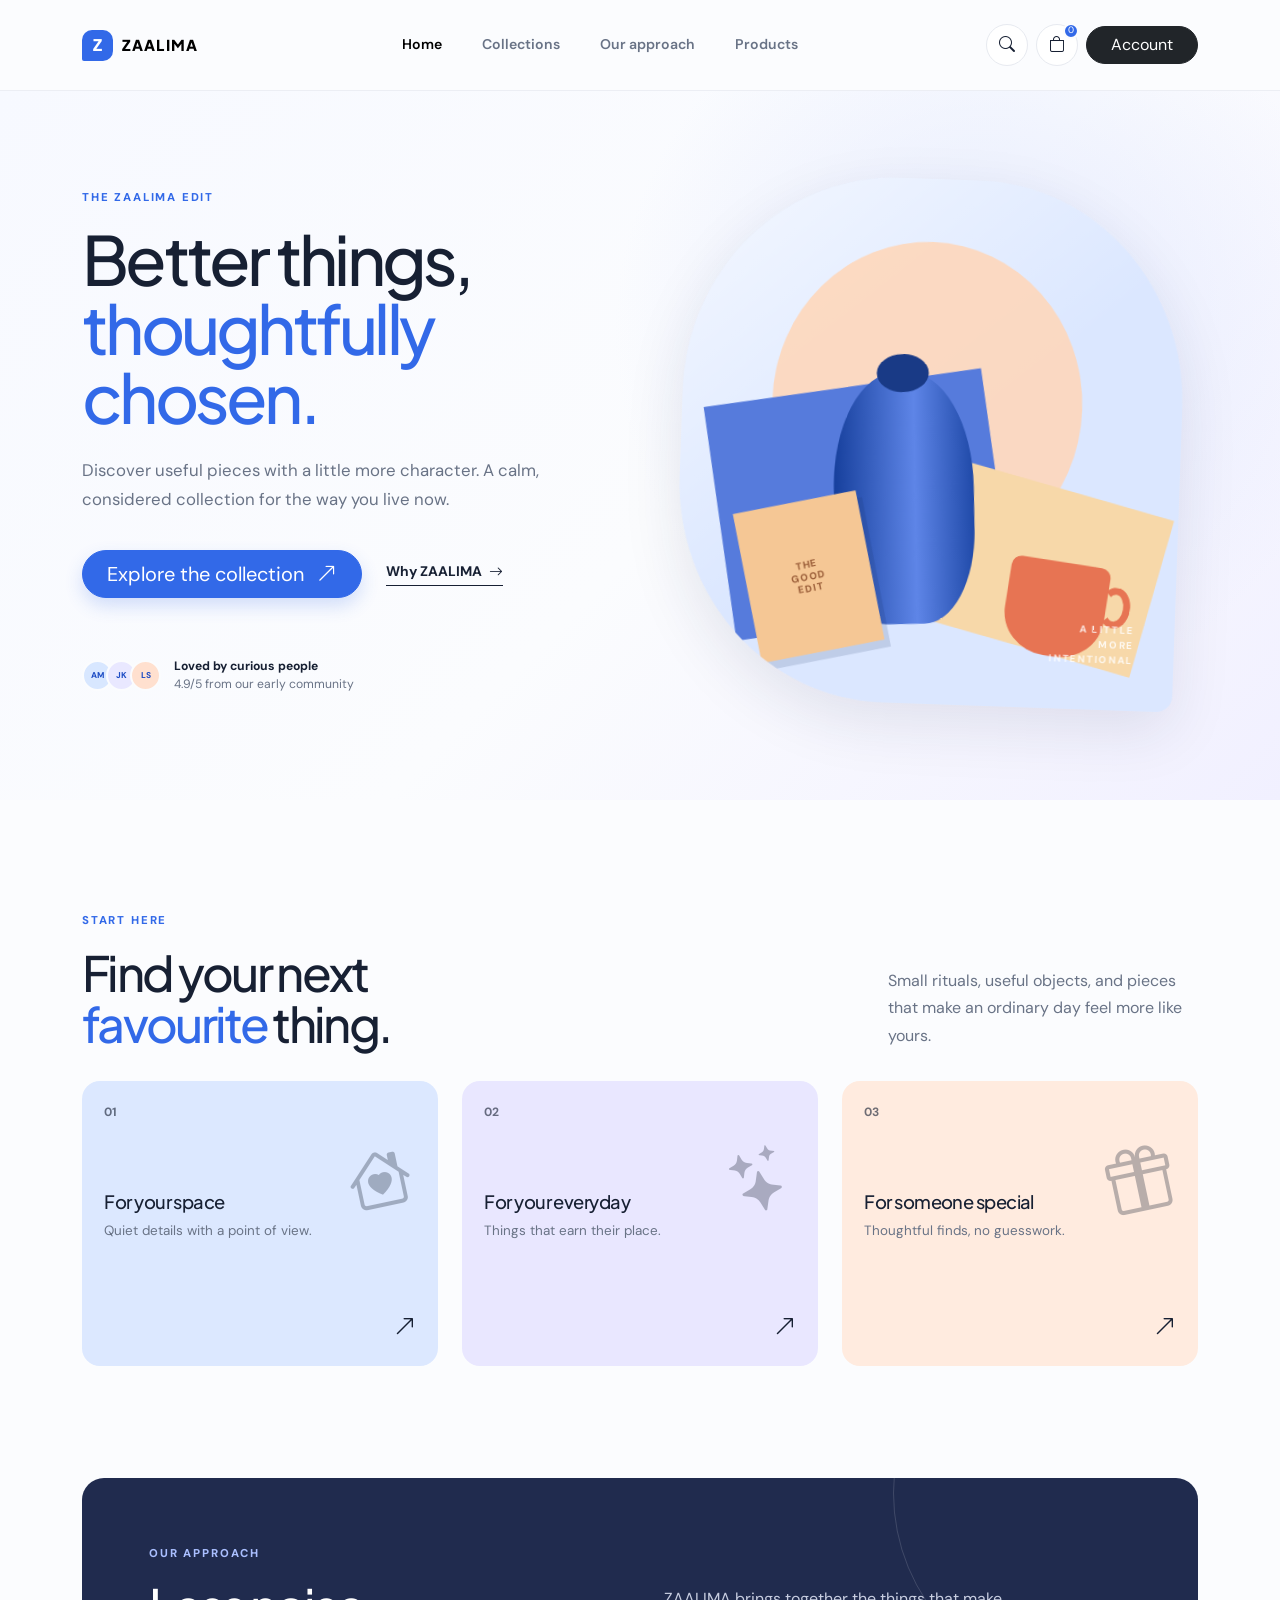
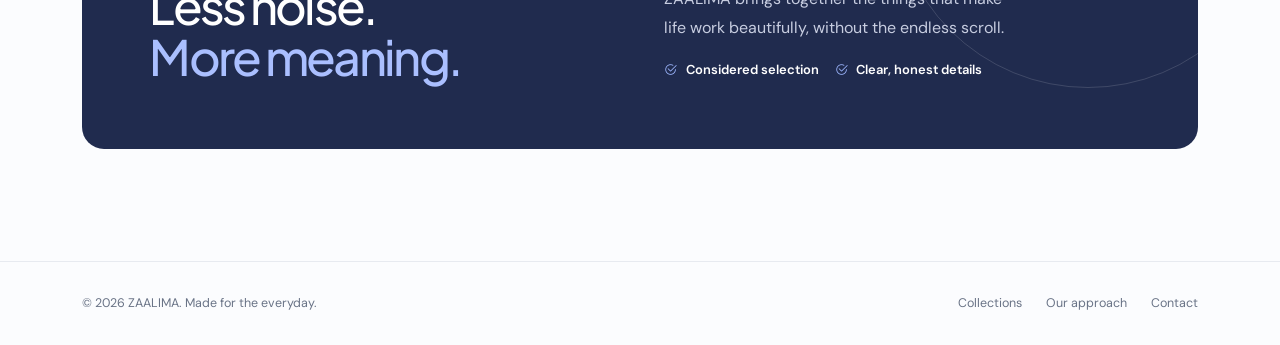
<file: frontend/index.html>
<!DOCTYPE html>
<html lang="en">
<head>
    <meta charset="UTF-8">
    <meta name="viewport" content="width=device-width, initial-scale=1">
    <meta name="description" content="ZAALIMA - a considered shopping experience for everyday essentials and standout finds.">
    <title>ZAALIMA | Better things, thoughtfully chosen</title>
    <link rel="preconnect" href="https://fonts.googleapis.com">
    <link rel="preconnect" href="https://fonts.gstatic.com" crossorigin>
    <link href="https://fonts.googleapis.com/css2?family=DM+Sans:wght@400;500;600;700&family=Plus+Jakarta+Sans:wght@600;700;800&display=swap" rel="stylesheet">
    <link href="https://cdn.jsdelivr.net/npm/bootstrap@5.3.3/dist/css/bootstrap.min.css" rel="stylesheet" integrity="sha384-QWTKZyjpPEjISv5WaRU9OFeRpok6YctnYmDr5pNlyT2bRjXh0JMhjY6hW+ALEwIH" crossorigin="anonymous">
    <link href="https://cdn.jsdelivr.net/npm/bootstrap-icons@1.11.3/font/bootstrap-icons.min.css" rel="stylesheet">
    <link rel="stylesheet" href="css/style.css">
</head>
<body>
    <header class="site-header">
        <nav class="navbar navbar-expand-lg" aria-label="Primary navigation">
            <div class="container py-3">
                <a class="navbar-brand brand-mark" href="index.html" aria-label="ZAALIMA home">
                    <span class="brand-mark__symbol">Z</span>
                    <span>ZAALIMA</span>
                </a>
                <button class="navbar-toggler border-0 shadow-none" type="button" data-bs-toggle="collapse" data-bs-target="#primaryNavigation" aria-controls="primaryNavigation" aria-expanded="false" aria-label="Toggle navigation">
                    <i class="bi bi-list fs-2"></i>
                </button>
                <div class="collapse navbar-collapse" id="primaryNavigation">
                    <ul class="navbar-nav mx-auto gap-lg-2 mt-3 mt-lg-0">
                        <li class="nav-item"><a class="nav-link active" href="index.html" aria-current="page">Home</a></li>
                        <li class="nav-item"><a class="nav-link" href="#collections">Collections</a></li>
                        <li class="nav-item"><a class="nav-link" href="#why-zaalima">Our approach</a></li>
                        <li class="nav-item"><a class="nav-link" href="products.html">Products</a></li>
                    </ul>
                    <div class="nav-actions d-flex align-items-center gap-2 mt-3 mt-lg-0">
                        <button class="icon-button" type="button" aria-label="Search" data-action="search"><i class="bi bi-search"></i></button>
                        <a class="icon-button position-relative" href="cart.html" aria-label="Shopping cart">
                            <i class="bi bi-bag"></i><span class="cart-count" aria-label="0 items">0</span>
                        </a>
                        <button class="btn btn-dark rounded-pill px-4" type="button" data-action="account">Account</button>
                    </div>
                </div>
            </div>
        </nav>
    </header>

    <main>
        <section class="hero-section">
            <div class="container hero-content">
                <div class="row align-items-center g-5">
                    <div class="col-lg-6">
                        <p class="eyebrow fade-up">THE ZAALIMA EDIT</p>
                        <h1 class="display-title fade-up">Better things,<br><span>thoughtfully chosen.</span></h1>
                        <p class="hero-copy fade-up">Discover useful pieces with a little more character. A calm, considered collection for the way you live now.</p>
                        <div class="hero-actions fade-up">
                            <a class="btn btn-primary btn-lg rounded-pill px-4" href="#collections">Explore the collection <i class="bi bi-arrow-up-right ms-2"></i></a>
                            <a class="text-link" href="#why-zaalima">Why ZAALIMA <i class="bi bi-arrow-right ms-1"></i></a>
                        </div>
                        <div class="hero-proof fade-up">
                            <div class="avatar-stack" aria-hidden="true"><span>AM</span><span>JK</span><span>LS</span></div>
                            <p><strong>Loved by curious people</strong><br><span>4.9/5 from our early community</span></p>
                        </div>
                    </div>
                    <div class="col-lg-6">
                        <div class="hero-art" role="img" aria-label="A curated arrangement of a blue vase, a book, and a warm ceramic cup">
                            <div class="hero-art__sun"></div>
                            <div class="hero-art__card hero-art__card--blue"></div>
                            <div class="hero-art__card hero-art__card--cream"></div>
                            <div class="hero-art__vase"></div>
                            <div class="hero-art__book"><span>THE<br>GOOD<br>EDIT</span></div>
                            <div class="hero-art__cup"></div>
                            <span class="hero-art__label">A LITTLE<br>MORE<br>INTENTIONAL</span>
                        </div>
                    </div>
                </div>
            </div>
        </section>

        <section class="collection-section" id="collections">
            <div class="container">
                <div class="section-heading d-flex flex-column flex-md-row justify-content-between align-items-md-end gap-3">
                    <div><p class="eyebrow">START HERE</p><h2>Find your next<br><em>favourite</em> thing.</h2></div>
                    <p class="section-intro">Small rituals, useful objects, and pieces that make an ordinary day feel more like yours.</p>
                </div>
                <div class="row g-3 g-lg-4 mt-2">
                    <div class="col-md-4"><a class="collection-tile collection-tile--blue" href="#collections"><span class="tile-number">01</span><i class="bi bi-house-heart tile-icon"></i><div><h3>For your space</h3><p>Quiet details with a point of view.</p></div><i class="bi bi-arrow-up-right tile-arrow"></i></a></div>
                    <div class="col-md-4"><a class="collection-tile collection-tile--lilac" href="#collections"><span class="tile-number">02</span><i class="bi bi-stars tile-icon"></i><div><h3>For your everyday</h3><p>Things that earn their place.</p></div><i class="bi bi-arrow-up-right tile-arrow"></i></a></div>
                    <div class="col-md-4"><a class="collection-tile collection-tile--peach" href="#collections"><span class="tile-number">03</span><i class="bi bi-gift tile-icon"></i><div><h3>For someone special</h3><p>Thoughtful finds, no guesswork.</p></div><i class="bi bi-arrow-up-right tile-arrow"></i></a></div>
                </div>
            </div>
        </section>

        <section class="approach-section" id="why-zaalima">
            <div class="container"><div class="approach-panel"><div><p class="eyebrow eyebrow--light">OUR APPROACH</p><h2>Less noise.<br><span>More meaning.</span></h2></div><div class="approach-copy"><p>ZAALIMA brings together the things that make life work beautifully, without the endless scroll.</p><div class="d-flex flex-wrap gap-3"><span><i class="bi bi-check2-circle"></i> Considered selection</span><span><i class="bi bi-check2-circle"></i> Clear, honest details</span></div></div></div></div>
        </section>
    </main>

    <footer class="site-footer"><div class="container d-flex flex-column flex-md-row justify-content-between align-items-md-center gap-3"><p class="mb-0">© <span data-current-year></span> ZAALIMA. Made for the everyday.</p><div class="footer-links"><a href="#collections">Collections</a><a href="#why-zaalima">Our approach</a><a href="mailto:hello@zaalima.example">Contact</a></div></div></footer>

    <div class="toast-container position-fixed bottom-0 end-0 p-3"><div id="appToast" class="toast border-0 shadow" role="status" aria-live="polite" aria-atomic="true"><div class="toast-body d-flex align-items-center gap-2"><i class="bi bi-info-circle-fill"></i><span data-toast-message></span><button type="button" class="btn-close ms-auto" data-bs-dismiss="toast" aria-label="Close"></button></div></div></div>

    <script src="https://cdn.jsdelivr.net/npm/bootstrap@5.3.3/dist/js/bootstrap.bundle.min.js" integrity="sha384-YvpcrYf0tY3lHB60NNkmXc5s9fDVZLESaAA55NDzOxhy9GkcIdslK1eN7N6jIeHz" crossorigin="anonymous"></script>
    <script type="module" src="js/app.js"></script>
</body>
</html>
</file>
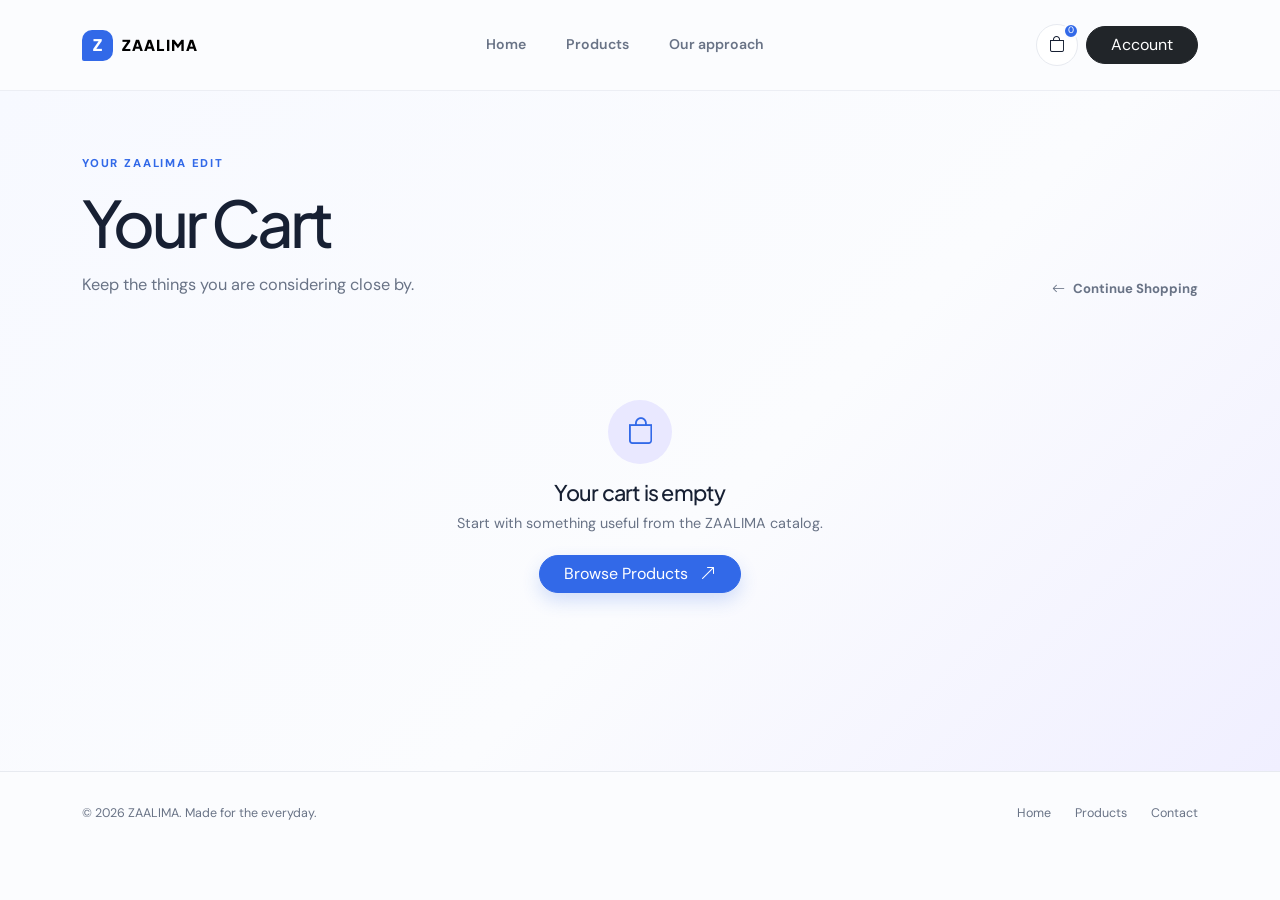
<file: frontend/cart.html>
<!DOCTYPE html>
<html lang="en">
<head>
    <meta charset="UTF-8">
    <meta name="viewport" content="width=device-width, initial-scale=1">
    <meta name="description" content="Review your ZAALIMA cart.">
    <title>Cart | ZAALIMA</title>
    <link rel="preconnect" href="https://fonts.googleapis.com">
    <link rel="preconnect" href="https://fonts.gstatic.com" crossorigin>
    <link href="https://fonts.googleapis.com/css2?family=DM+Sans:wght@400;500;600;700&family=Plus+Jakarta+Sans:wght@600;700;800&display=swap" rel="stylesheet">
    <link href="https://cdn.jsdelivr.net/npm/bootstrap@5.3.3/dist/css/bootstrap.min.css" rel="stylesheet" integrity="sha384-QWTKZyjpPEjISv5WaRU9OFeRpok6YctnYmDr5pNlyT2bRjXh0JMhjY6hW+ALEwIH" crossorigin="anonymous">
    <link href="https://cdn.jsdelivr.net/npm/bootstrap-icons@1.11.3/font/bootstrap-icons.min.css" rel="stylesheet">
    <link rel="stylesheet" href="css/style.css">
</head>
<body>
    <header class="site-header">
        <nav class="navbar navbar-expand-lg" aria-label="Primary navigation">
            <div class="container py-3">
                <a class="navbar-brand brand-mark" href="index.html" aria-label="ZAALIMA home"><span class="brand-mark__symbol">Z</span><span>ZAALIMA</span></a>
                <button class="navbar-toggler border-0 shadow-none" type="button" data-bs-toggle="collapse" data-bs-target="#primaryNavigation" aria-controls="primaryNavigation" aria-expanded="false" aria-label="Toggle navigation"><i class="bi bi-list fs-2"></i></button>
                <div class="collapse navbar-collapse" id="primaryNavigation">
                    <ul class="navbar-nav mx-auto gap-lg-2 mt-3 mt-lg-0"><li class="nav-item"><a class="nav-link" href="index.html">Home</a></li><li class="nav-item"><a class="nav-link" href="products.html">Products</a></li><li class="nav-item"><a class="nav-link" href="index.html#why-zaalima">Our approach</a></li></ul>
                    <div class="nav-actions d-flex align-items-center gap-2 mt-3 mt-lg-0"><a class="icon-button position-relative" href="cart.html" aria-label="Shopping cart"><i class="bi bi-bag"></i><span class="cart-count" aria-label="0 items">0</span></a><button class="btn btn-dark rounded-pill px-4" type="button" data-action="account">Account</button></div>
                </div>
            </div>
        </nav>
    </header>

    <main>
        <section class="cart-page">
            <div class="container">
                <div class="cart-heading"><div><p class="eyebrow">YOUR ZAALIMA EDIT</p><h1 class="page-title">Your Cart</h1><p class="page-intro">Keep the things you are considering close by.</p></div><a class="back-link" href="products.html"><i class="bi bi-arrow-left me-2"></i>Continue Shopping</a></div>
                <div id="emptyCart" class="state-panel d-none"><div class="state-icon"><i class="bi bi-bag"></i></div><h2>Your cart is empty</h2><p>Start with something useful from the ZAALIMA catalog.</p><a class="btn btn-primary rounded-pill px-4" href="products.html">Browse Products <i class="bi bi-arrow-up-right ms-2"></i></a></div>
                <section id="cartContent" class="cart-layout d-none" aria-label="Cart contents"><div><div id="cartItems" class="cart-items"></div><button class="clear-cart-button" type="button" id="clearCart"><i class="bi bi-trash3 me-2"></i>Clear cart</button></div><aside class="cart-summary"><p class="eyebrow">SUMMARY</p><h2>Cart total</h2><div class="summary-row"><span>Items</span><strong id="summaryItemCount">0</strong></div><div class="summary-row"><span>Product records</span><strong id="summaryRecordCount">0</strong></div><div class="summary-total"><span>Ready for checkout</span><strong>Review</strong></div><a class="btn btn-primary rounded-pill w-100" href="checkout.html"><i class="bi bi-arrow-right me-2"></i>Review Checkout</a><p class="summary-note"><i class="bi bi-info-circle me-1"></i>Cart is currently saved in this browser only.</p></aside></section>
            </div>
        </section>
    </main>

    <footer class="site-footer"><div class="container d-flex flex-column flex-md-row justify-content-between align-items-md-center gap-3"><p class="mb-0">© <span data-current-year></span> ZAALIMA. Made for the everyday.</p><div class="footer-links"><a href="index.html">Home</a><a href="products.html">Products</a><a href="mailto:hello@zaalima.example">Contact</a></div></div></footer>
    <div class="toast-container position-fixed bottom-0 end-0 p-3"><div id="appToast" class="toast border-0 shadow" role="status" aria-live="polite" aria-atomic="true"><div class="toast-body d-flex align-items-center gap-2"><i class="bi bi-info-circle-fill"></i><span data-toast-message></span><button type="button" class="btn-close ms-auto" data-bs-dismiss="toast" aria-label="Close"></button></div></div></div>
    <script src="https://cdn.jsdelivr.net/npm/bootstrap@5.3.3/dist/js/bootstrap.bundle.min.js" integrity="sha384-YvpcrYf0tY3lHB60NNkmXc5s9fDVZLESaAA55NDzOxhy9GkcIdslK1eN7N6jIeHz" crossorigin="anonymous"></script>
    <script type="module" src="js/cart.js"></script>
</body>
</html>
</file>
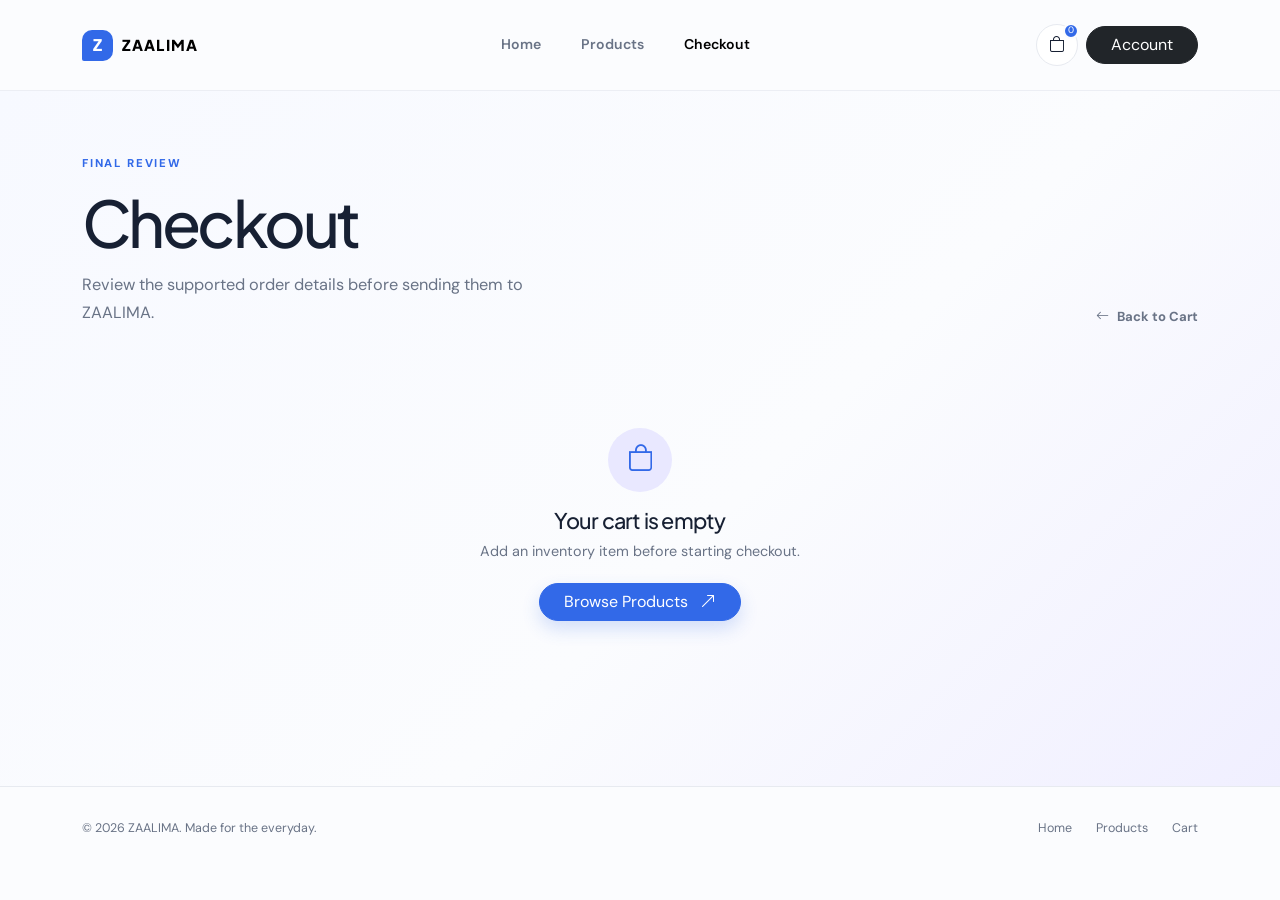
<file: frontend/checkout.html>
<!DOCTYPE html>
<html lang="en">
<head>
    <meta charset="UTF-8">
    <meta name="viewport" content="width=device-width, initial-scale=1">
    <meta name="description" content="Review your ZAALIMA order before placing it.">
    <title>Checkout | ZAALIMA</title>
    <link rel="preconnect" href="https://fonts.googleapis.com">
    <link rel="preconnect" href="https://fonts.gstatic.com" crossorigin>
    <link href="https://fonts.googleapis.com/css2?family=DM+Sans:wght@400;500;600;700&family=Plus+Jakarta+Sans:wght@600;700;800&display=swap" rel="stylesheet">
    <link href="https://cdn.jsdelivr.net/npm/bootstrap@5.3.3/dist/css/bootstrap.min.css" rel="stylesheet" integrity="sha384-QWTKZyjpPEjISv5WaRU9OFeRpok6YctnYmDr5pNlyT2bRjXh0JMhjY6hW+ALEwIH" crossorigin="anonymous">
    <link href="https://cdn.jsdelivr.net/npm/bootstrap-icons@1.11.3/font/bootstrap-icons.min.css" rel="stylesheet">
    <link rel="stylesheet" href="css/style.css">
</head>
<body>
    <header class="site-header">
        <nav class="navbar navbar-expand-lg" aria-label="Primary navigation">
            <div class="container py-3">
                <a class="navbar-brand brand-mark" href="index.html" aria-label="ZAALIMA home"><span class="brand-mark__symbol">Z</span><span>ZAALIMA</span></a>
                <button class="navbar-toggler border-0 shadow-none" type="button" data-bs-toggle="collapse" data-bs-target="#primaryNavigation" aria-controls="primaryNavigation" aria-expanded="false" aria-label="Toggle navigation"><i class="bi bi-list fs-2"></i></button>
                <div class="collapse navbar-collapse" id="primaryNavigation">
                    <ul class="navbar-nav mx-auto gap-lg-2 mt-3 mt-lg-0"><li class="nav-item"><a class="nav-link" href="index.html">Home</a></li><li class="nav-item"><a class="nav-link" href="products.html">Products</a></li><li class="nav-item"><a class="nav-link active" href="checkout.html" aria-current="page">Checkout</a></li></ul>
                    <div class="nav-actions d-flex align-items-center gap-2 mt-3 mt-lg-0"><a class="icon-button position-relative" href="cart.html" aria-label="Shopping cart"><i class="bi bi-bag"></i><span class="cart-count" aria-label="0 items">0</span></a><button class="btn btn-dark rounded-pill px-4" type="button" data-action="account">Account</button></div>
                </div>
            </div>
        </nav>
    </header>

    <main>
        <section class="checkout-page">
            <div class="container">
                <div class="checkout-heading"><div><p class="eyebrow">FINAL REVIEW</p><h1 class="page-title">Checkout</h1><p class="page-intro">Review the supported order details before sending them to ZAALIMA.</p></div><a class="back-link" href="cart.html"><i class="bi bi-arrow-left me-2"></i>Back to Cart</a></div>
                <div id="checkoutLoading" class="state-panel" role="status"><div class="spinner-border text-primary" aria-hidden="true"></div><h2>Preparing your order</h2><p>Reading your saved cart.</p></div>
                <div id="checkoutEmpty" class="state-panel d-none"><div class="state-icon"><i class="bi bi-bag"></i></div><h2>Your cart is empty</h2><p>Add an inventory item before starting checkout.</p><a class="btn btn-primary rounded-pill px-4" href="products.html">Browse Products <i class="bi bi-arrow-up-right ms-2"></i></a></div>
                <div id="checkoutMultiple" class="state-panel d-none"><div class="state-icon"><i class="bi bi-layers"></i></div><h2>One product per order</h2><p>The current Order API supports one product and quantity per request. Remove extra cart items before continuing.</p><a class="btn btn-primary rounded-pill px-4" href="cart.html">Review Cart <i class="bi bi-arrow-right ms-2"></i></a></div>
                <div id="checkoutError" class="state-panel state-panel--error d-none" role="alert"><div class="state-icon"><i class="bi bi-cloud-slash"></i></div><h2>Order could not be prepared</h2><p id="checkoutErrorMessage">We could not prepare this order.</p><button class="btn btn-primary rounded-pill px-4" type="button" id="retryCheckout"><i class="bi bi-arrow-clockwise me-2"></i>Try again</button></div>
                <div id="checkoutAuth" class="state-panel state-panel--error d-none" role="alert"><div class="state-icon"><i class="bi bi-shield-lock"></i></div><h2>Authentication required</h2><p>The Gateway requires a legitimate account token before an order can be placed.</p><button class="btn btn-dark rounded-pill px-4" type="button" data-action="account">Account access unavailable</button></div>
                <div id="checkoutSuccess" class="state-panel checkout-success d-none" role="status"><div class="state-icon"><i class="bi bi-check2"></i></div><h2>Order submitted</h2><p>Your order was accepted by the Order API. Further status transitions are handled by the backend.</p><div id="orderResponse" class="order-response"></div><a class="btn btn-primary rounded-pill px-4" href="products.html">Continue Shopping <i class="bi bi-arrow-up-right ms-2"></i></a></div>

                <section id="checkoutContent" class="checkout-layout d-none" aria-label="Checkout review"><div class="checkout-review"><div class="checkout-section-heading"><div><p class="eyebrow">ORDER REVIEW</p><h2>One considered choice.</h2></div><span class="review-lock"><i class="bi bi-lock me-1"></i>Review only</span></div><div id="checkoutItem" class="checkout-item"></div><div class="confirmation-note"><i class="bi bi-info-circle"></i><div><strong>What happens next?</strong><p>This submits only the confirmed product ID and quantity to the Order API. Payment and order status transitions remain with the backend.</p></div></div></div><aside class="checkout-summary"><p class="eyebrow">ORDER SUMMARY</p><h2>Ready to place?</h2><div class="summary-row"><span>Product ID</span><strong id="summaryProductId">-</strong></div><div class="summary-row"><span>Quantity</span><strong id="summaryQuantity">-</strong></div><div class="summary-row"><span>Inventory ID</span><strong id="summaryInventoryId">-</strong></div><div class="summary-total"><span>Payment</span><strong>Not collected</strong></div><button class="btn btn-primary rounded-pill w-100" type="button" id="placeOrder"><i class="bi bi-send me-2"></i>Place Order</button><p class="summary-note"><i class="bi bi-shield-check me-1"></i>No payment or customer details are collected here.</p></aside></section>
            </div>
        </section>
    </main>

    <footer class="site-footer"><div class="container d-flex flex-column flex-md-row justify-content-between align-items-md-center gap-3"><p class="mb-0">© <span data-current-year></span> ZAALIMA. Made for the everyday.</p><div class="footer-links"><a href="index.html">Home</a><a href="products.html">Products</a><a href="cart.html">Cart</a></div></div></footer>
    <div class="toast-container position-fixed bottom-0 end-0 p-3"><div id="appToast" class="toast border-0 shadow" role="status" aria-live="polite" aria-atomic="true"><div class="toast-body d-flex align-items-center gap-2"><i class="bi bi-info-circle-fill"></i><span data-toast-message></span><button type="button" class="btn-close ms-auto" data-bs-dismiss="toast" aria-label="Close"></button></div></div></div>
    <script src="https://cdn.jsdelivr.net/npm/bootstrap@5.3.3/dist/js/bootstrap.bundle.min.js" integrity="sha384-YvpcrYf0tY3lHB60NNkmXc5s9fDVZLESaAA55NDzOxhy9GkcIdslK1eN7N6jIeHz" crossorigin="anonymous"></script>
    <script type="module" src="js/checkout.js"></script>
</body>
</html>
</file>
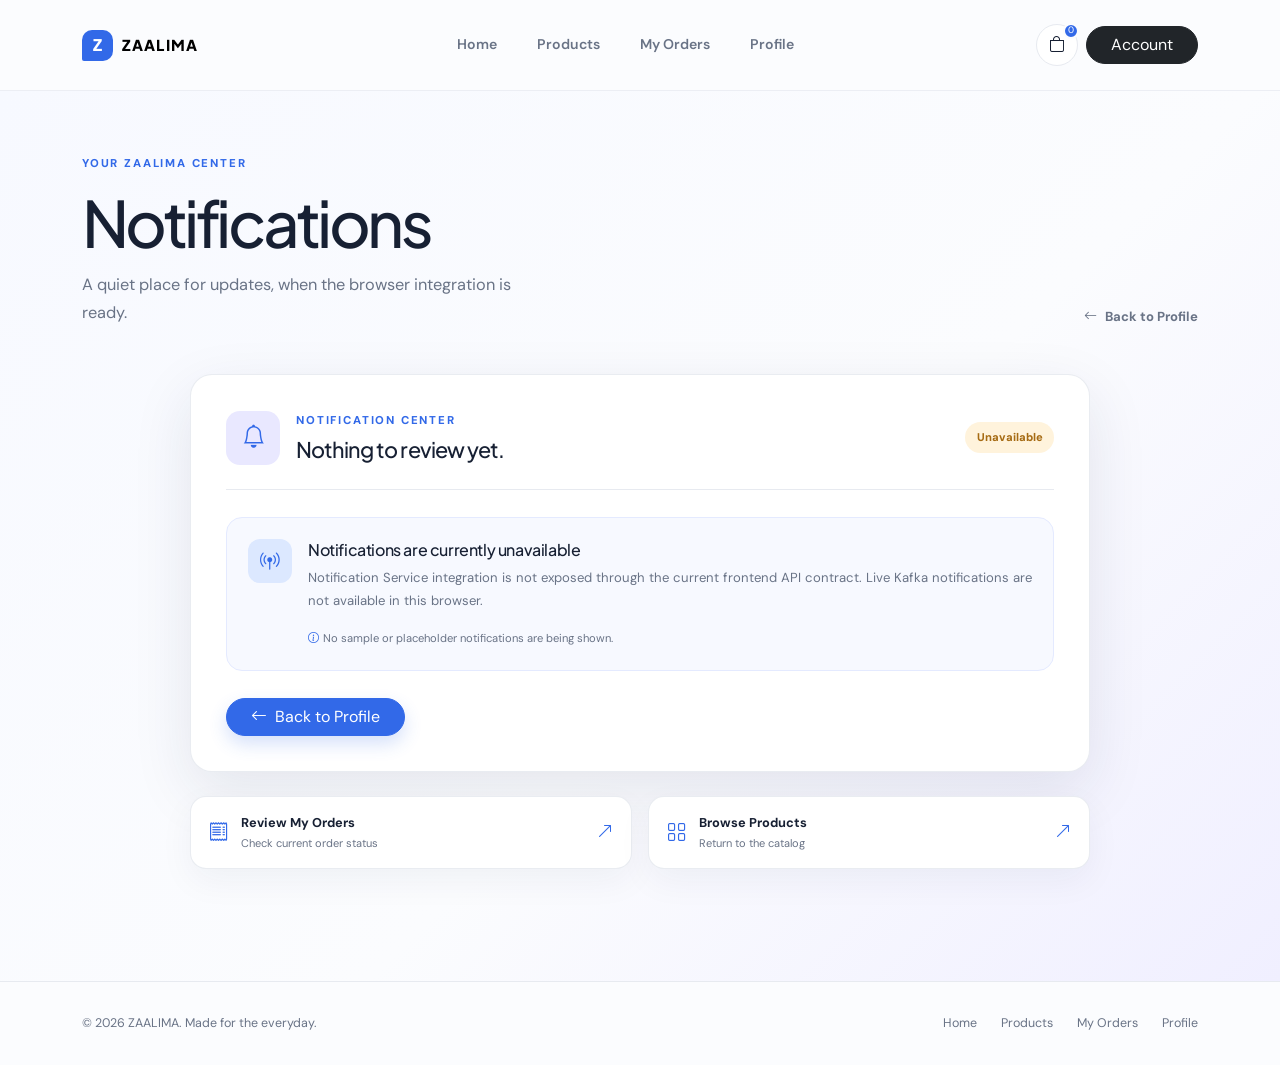
<file: frontend/notifications.html>
<!DOCTYPE html>
<html lang="en">
<head>
    <meta charset="UTF-8">
    <meta name="viewport" content="width=device-width, initial-scale=1">
    <meta name="description" content="View ZAALIMA notifications when the frontend integration is available.">
    <title>Notifications | ZAALIMA</title>
    <link rel="preconnect" href="https://fonts.googleapis.com">
    <link rel="preconnect" href="https://fonts.gstatic.com" crossorigin>
    <link href="https://fonts.googleapis.com/css2?family=DM+Sans:wght@400;500;600;700&family=Plus+Jakarta+Sans:wght@600;700;800&display=swap" rel="stylesheet">
    <link href="https://cdn.jsdelivr.net/npm/bootstrap@5.3.3/dist/css/bootstrap.min.css" rel="stylesheet" integrity="sha384-QWTKZyjpPEjISv5WaRU9OFeRpok6YctnYmDr5pNlyT2bRjXh0JMhjY6hW+ALEwIH" crossorigin="anonymous">
    <link href="https://cdn.jsdelivr.net/npm/bootstrap-icons@1.11.3/font/bootstrap-icons.min.css" rel="stylesheet">
    <link rel="stylesheet" href="css/style.css">
</head>
<body>
    <header class="site-header">
        <nav class="navbar navbar-expand-lg" aria-label="Primary navigation">
            <div class="container py-3">
                <a class="navbar-brand brand-mark" href="index.html" aria-label="ZAALIMA home"><span class="brand-mark__symbol">Z</span><span>ZAALIMA</span></a>
                <button class="navbar-toggler border-0 shadow-none" type="button" data-bs-toggle="collapse" data-bs-target="#primaryNavigation" aria-controls="primaryNavigation" aria-expanded="false" aria-label="Toggle navigation"><i class="bi bi-list fs-2"></i></button>
                <div class="collapse navbar-collapse" id="primaryNavigation">
                    <ul class="navbar-nav mx-auto gap-lg-2 mt-3 mt-lg-0"><li class="nav-item"><a class="nav-link" href="index.html">Home</a></li><li class="nav-item"><a class="nav-link" href="products.html">Products</a></li><li class="nav-item"><a class="nav-link" href="orders.html">My Orders</a></li><li class="nav-item"><a class="nav-link" href="profile.html">Profile</a></li></ul>
                    <div class="nav-actions d-flex align-items-center gap-2 mt-3 mt-lg-0"><a class="icon-button position-relative" href="cart.html" aria-label="Shopping cart"><i class="bi bi-bag"></i><span class="cart-count" aria-label="0 items">0</span></a><button class="btn btn-dark rounded-pill px-4" type="button" data-action="account">Account</button></div>
                </div>
            </div>
        </nav>
    </header>

    <main>
        <section class="notifications-page">
            <div class="container">
                <div class="notifications-heading"><div><p class="eyebrow">YOUR ZAALIMA CENTER</p><h1 class="page-title">Notifications</h1><p class="page-intro">A quiet place for updates, when the browser integration is ready.</p></div><a class="back-link" href="profile.html"><i class="bi bi-arrow-left me-2"></i>Back to Profile</a></div>
                <section class="notification-center" aria-labelledby="notificationCenterTitle"><div class="notification-center__header"><div class="notification-bell"><i class="bi bi-bell"></i></div><div><p class="eyebrow">NOTIFICATION CENTER</p><h2 id="notificationCenterTitle">Nothing to review yet.</h2></div><span class="notification-center__badge">Unavailable</span></div><div class="notification-unavailable"><div class="notification-unavailable__icon"><i class="bi bi-broadcast-pin"></i></div><div><h3>Notifications are currently unavailable</h3><p>Notification Service integration is not exposed through the current frontend API contract. Live Kafka notifications are not available in this browser.</p><span class="notification-unavailable__note"><i class="bi bi-info-circle me-1"></i>No sample or placeholder notifications are being shown.</span></div></div><a class="btn btn-primary rounded-pill px-4" href="profile.html"><i class="bi bi-arrow-left me-2"></i>Back to Profile</a></section>
                <div class="notification-links"><a href="orders.html"><i class="bi bi-receipt"></i><span><strong>Review My Orders</strong><small>Check current order status</small></span><i class="bi bi-arrow-up-right ms-auto"></i></a><a href="products.html"><i class="bi bi-grid"></i><span><strong>Browse Products</strong><small>Return to the catalog</small></span><i class="bi bi-arrow-up-right ms-auto"></i></a></div>
            </div>
        </section>
    </main>

    <footer class="site-footer"><div class="container d-flex flex-column flex-md-row justify-content-between align-items-md-center gap-3"><p class="mb-0">© <span data-current-year></span> ZAALIMA. Made for the everyday.</p><div class="footer-links"><a href="index.html">Home</a><a href="products.html">Products</a><a href="orders.html">My Orders</a><a href="profile.html">Profile</a></div></div></footer>
    <div class="toast-container position-fixed bottom-0 end-0 p-3"><div id="appToast" class="toast border-0 shadow" role="status" aria-live="polite" aria-atomic="true"><div class="toast-body d-flex align-items-center gap-2"><i class="bi bi-info-circle-fill"></i><span data-toast-message></span><button type="button" class="btn-close ms-auto" data-bs-dismiss="toast" aria-label="Close"></button></div></div></div>
    <script src="https://cdn.jsdelivr.net/npm/bootstrap@5.3.3/dist/js/bootstrap.bundle.min.js" integrity="sha384-YvpcrYf0tY3lHB60NNkmXc5s9fDVZLESaAA55NDzOxhy9GkcIdslK1eN7N6jIeHz" crossorigin="anonymous"></script>
    <script type="module" src="js/notifications.js"></script>
</body>
</html>
</file>
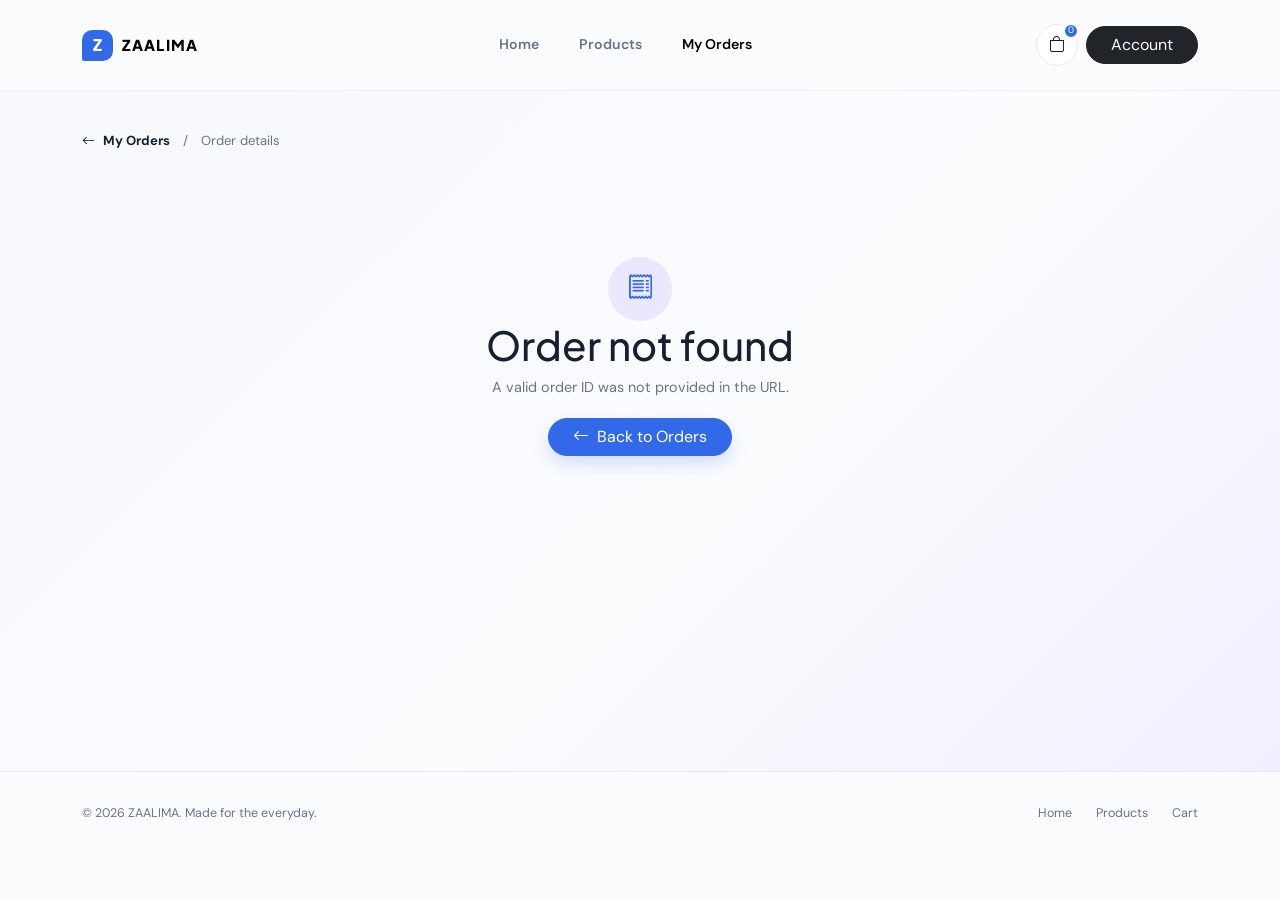
<file: frontend/order-details.html>
<!DOCTYPE html>
<html lang="en">
<head>
    <meta charset="UTF-8">
    <meta name="viewport" content="width=device-width, initial-scale=1">
    <meta name="description" content="View the current status of a ZAALIMA order.">
    <title>Order Details | ZAALIMA</title>
    <link rel="preconnect" href="https://fonts.googleapis.com">
    <link rel="preconnect" href="https://fonts.gstatic.com" crossorigin>
    <link href="https://fonts.googleapis.com/css2?family=DM+Sans:wght@400;500;600;700&family=Plus+Jakarta+Sans:wght@600;700;800&display=swap" rel="stylesheet">
    <link href="https://cdn.jsdelivr.net/npm/bootstrap@5.3.3/dist/css/bootstrap.min.css" rel="stylesheet" integrity="sha384-QWTKZyjpPEjISv5WaRU9OFeRpok6YctnYmDr5pNlyT2bRjXh0JMhjY6hW+ALEwIH" crossorigin="anonymous">
    <link href="https://cdn.jsdelivr.net/npm/bootstrap-icons@1.11.3/font/bootstrap-icons.min.css" rel="stylesheet">
    <link rel="stylesheet" href="css/style.css">
</head>
<body>
    <header class="site-header">
        <nav class="navbar navbar-expand-lg" aria-label="Primary navigation">
            <div class="container py-3">
                <a class="navbar-brand brand-mark" href="index.html" aria-label="ZAALIMA home"><span class="brand-mark__symbol">Z</span><span>ZAALIMA</span></a>
                <button class="navbar-toggler border-0 shadow-none" type="button" data-bs-toggle="collapse" data-bs-target="#primaryNavigation" aria-controls="primaryNavigation" aria-expanded="false" aria-label="Toggle navigation"><i class="bi bi-list fs-2"></i></button>
                <div class="collapse navbar-collapse" id="primaryNavigation">
                    <ul class="navbar-nav mx-auto gap-lg-2 mt-3 mt-lg-0"><li class="nav-item"><a class="nav-link" href="index.html">Home</a></li><li class="nav-item"><a class="nav-link" href="products.html">Products</a></li><li class="nav-item"><a class="nav-link active" href="orders.html" aria-current="page">My Orders</a></li></ul>
                    <div class="nav-actions d-flex align-items-center gap-2 mt-3 mt-lg-0"><a class="icon-button position-relative" href="cart.html" aria-label="Shopping cart"><i class="bi bi-bag"></i><span class="cart-count" aria-label="0 items">0</span></a><button class="btn btn-dark rounded-pill px-4" type="button" data-action="account">Account</button></div>
                </div>
            </div>
        </nav>
    </header>

    <main>
        <section class="order-details-page">
            <div class="container">
                <nav class="detail-breadcrumb" aria-label="Breadcrumb"><a href="orders.html"><i class="bi bi-arrow-left me-2"></i>My Orders</a><span>/</span><span aria-current="page">Order details</span></nav>
                <div id="orderLoading" class="state-panel" role="status"><div class="spinner-border text-primary" aria-hidden="true"></div><h1>Loading order</h1><p>Checking the current Order API status.</p></div>
                <div id="orderNotFound" class="state-panel d-none" role="status"><div class="state-icon"><i class="bi bi-receipt"></i></div><h1>Order not found</h1><p id="orderNotFoundMessage">A valid order was not found for this address.</p><a class="btn btn-primary rounded-pill px-4" href="orders.html"><i class="bi bi-arrow-left me-2"></i>Back to Orders</a></div>
                <div id="orderError" class="state-panel state-panel--error d-none" role="alert"><div class="state-icon"><i class="bi bi-cloud-slash"></i></div><h1>Order is unavailable</h1><p id="orderErrorMessage">We could not load this order right now.</p><button class="btn btn-primary rounded-pill px-4" type="button" id="retryOrder"><i class="bi bi-arrow-clockwise me-2"></i>Refresh</button></div>
                <div id="orderAuth" class="state-panel state-panel--error d-none" role="alert"><div class="state-icon"><i class="bi bi-shield-lock"></i></div><h1>Authentication required</h1><p>The Gateway requires a legitimate account token before this order can be viewed.</p><button class="btn btn-dark rounded-pill px-4" type="button" data-action="account">Account access unavailable</button></div>

                <section id="orderContent" class="order-detail-layout d-none" aria-labelledby="orderHeading">
                    <div class="order-detail-main"><div class="order-detail-heading"><div><p class="eyebrow">ORDER DETAILS</p><h1 id="orderHeading" class="page-title">Order <span data-order-id></span></h1><p class="page-intro">A read-only view of the current status returned by the Order API.</p></div><button class="btn btn-outline-dark rounded-pill px-4" type="button" id="refreshOrder"><i class="bi bi-arrow-clockwise me-2"></i>Refresh</button></div><div class="order-status-banner"><div><span class="order-status-banner__label">CURRENT STATUS</span><strong data-status></strong></div><span class="order-status" data-status-badge></span></div><div class="status-tracker-card"><div class="tracker-heading"><div><p class="eyebrow">STATUS VIEW</p><h2>Where things stand</h2></div><span class="tracker-hint"><i class="bi bi-info-circle me-1"></i>Current status only</span></div><div id="statusTracker" class="status-tracker"></div><p class="tracker-note">This visual reflects the current Order API status. It is not a record of individual Kafka, Avro, or Saga events.</p></div></div>
                    <aside class="order-facts-card"><p class="eyebrow">ORDER RECORD</p><h2>Confirmed details</h2><div class="order-facts-list"><div><span>Order ID</span><strong data-order-id></strong></div><div><span>Product ID</span><strong data-product-id></strong></div><div><span>Quantity</span><strong data-quantity></strong></div></div><a class="btn btn-primary rounded-pill w-100" href="orders.html"><i class="bi bi-arrow-left me-2"></i>Back to Orders</a></aside>
                </section>
            </div>
        </section>
    </main>

    <footer class="site-footer"><div class="container d-flex flex-column flex-md-row justify-content-between align-items-md-center gap-3"><p class="mb-0">© <span data-current-year></span> ZAALIMA. Made for the everyday.</p><div class="footer-links"><a href="index.html">Home</a><a href="products.html">Products</a><a href="cart.html">Cart</a></div></div></footer>
    <div class="toast-container position-fixed bottom-0 end-0 p-3"><div id="appToast" class="toast border-0 shadow" role="status" aria-live="polite" aria-atomic="true"><div class="toast-body d-flex align-items-center gap-2"><i class="bi bi-info-circle-fill"></i><span data-toast-message></span><button type="button" class="btn-close ms-auto" data-bs-dismiss="toast" aria-label="Close"></button></div></div></div>
    <script src="https://cdn.jsdelivr.net/npm/bootstrap@5.3.3/dist/js/bootstrap.bundle.min.js" integrity="sha384-YvpcrYf0tY3lHB60NNkmXc5s9fDVZLESaAA55NDzOxhy9GkcIdslK1eN7N6jIeHz" crossorigin="anonymous"></script>
    <script type="module" src="js/order-details.js"></script>
</body>
</html>
</file>
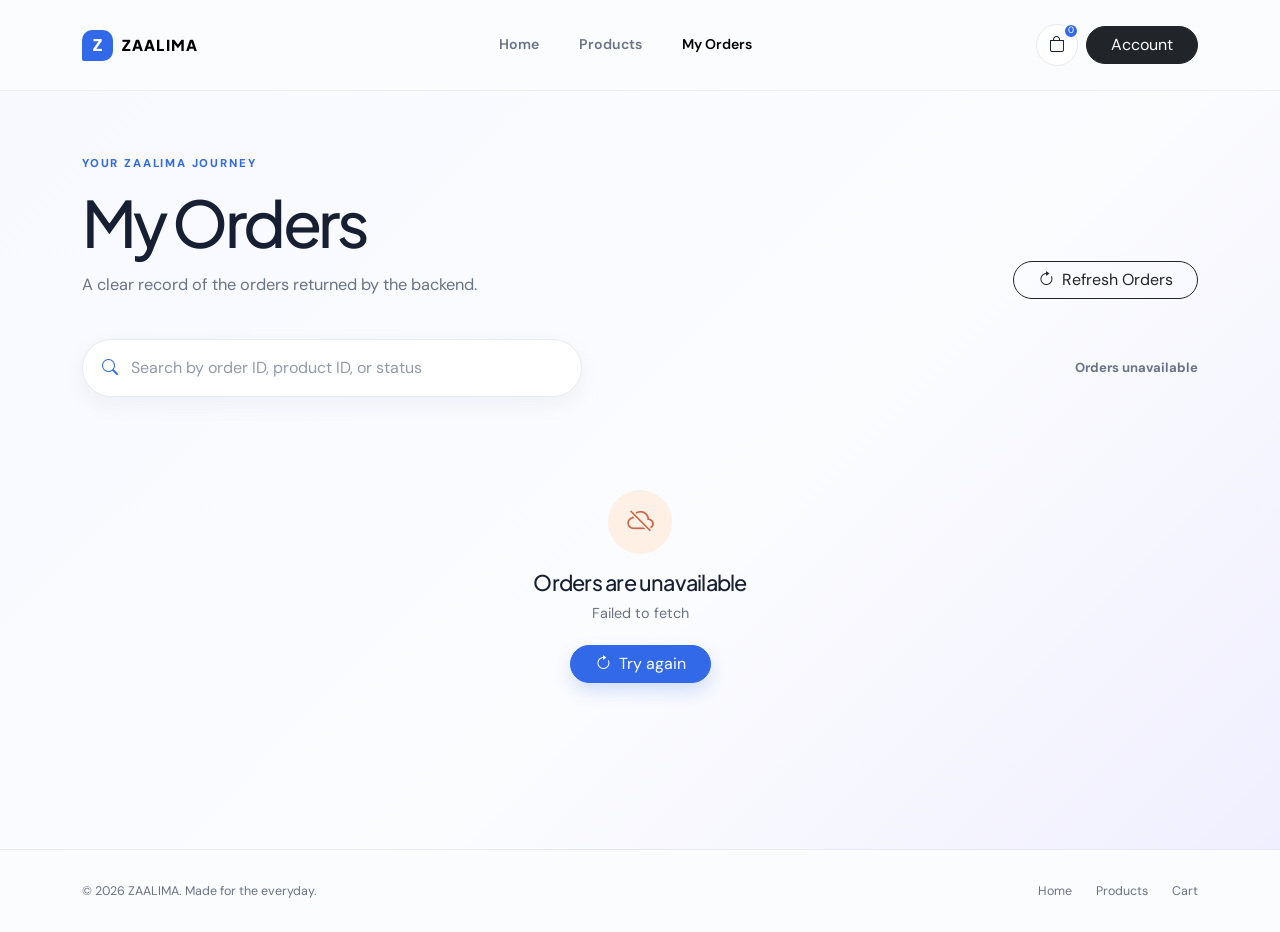
<file: frontend/orders.html>
<!DOCTYPE html>
<html lang="en">
<head>
    <meta charset="UTF-8">
    <meta name="viewport" content="width=device-width, initial-scale=1">
    <meta name="description" content="Review your ZAALIMA orders and their current backend status.">
    <title>My Orders | ZAALIMA</title>
    <link rel="preconnect" href="https://fonts.googleapis.com">
    <link rel="preconnect" href="https://fonts.gstatic.com" crossorigin>
    <link href="https://fonts.googleapis.com/css2?family=DM+Sans:wght@400;500;600;700&family=Plus+Jakarta+Sans:wght@600;700;800&display=swap" rel="stylesheet">
    <link href="https://cdn.jsdelivr.net/npm/bootstrap@5.3.3/dist/css/bootstrap.min.css" rel="stylesheet" integrity="sha384-QWTKZyjpPEjISv5WaRU9OFeRpok6YctnYmDr5pNlyT2bRjXh0JMhjY6hW+ALEwIH" crossorigin="anonymous">
    <link href="https://cdn.jsdelivr.net/npm/bootstrap-icons@1.11.3/font/bootstrap-icons.min.css" rel="stylesheet">
    <link rel="stylesheet" href="css/style.css">
</head>
<body>
    <header class="site-header">
        <nav class="navbar navbar-expand-lg" aria-label="Primary navigation">
            <div class="container py-3">
                <a class="navbar-brand brand-mark" href="index.html" aria-label="ZAALIMA home"><span class="brand-mark__symbol">Z</span><span>ZAALIMA</span></a>
                <button class="navbar-toggler border-0 shadow-none" type="button" data-bs-toggle="collapse" data-bs-target="#primaryNavigation" aria-controls="primaryNavigation" aria-expanded="false" aria-label="Toggle navigation"><i class="bi bi-list fs-2"></i></button>
                <div class="collapse navbar-collapse" id="primaryNavigation">
                    <ul class="navbar-nav mx-auto gap-lg-2 mt-3 mt-lg-0"><li class="nav-item"><a class="nav-link" href="index.html">Home</a></li><li class="nav-item"><a class="nav-link" href="products.html">Products</a></li><li class="nav-item"><a class="nav-link active" href="orders.html" aria-current="page">My Orders</a></li></ul>
                    <div class="nav-actions d-flex align-items-center gap-2 mt-3 mt-lg-0"><a class="icon-button position-relative" href="cart.html" aria-label="Shopping cart"><i class="bi bi-bag"></i><span class="cart-count" aria-label="0 items">0</span></a><button class="btn btn-dark rounded-pill px-4" type="button" data-action="account">Account</button></div>
                </div>
            </div>
        </nav>
    </header>

    <main>
        <section class="orders-page">
            <div class="container">
                <div class="orders-heading"><div><p class="eyebrow">YOUR ZAALIMA JOURNEY</p><h1 class="page-title">My Orders</h1><p class="page-intro">A clear record of the orders returned by the backend.</p></div><button class="btn btn-outline-dark rounded-pill px-4" type="button" id="refreshOrders"><i class="bi bi-arrow-clockwise me-2"></i>Refresh Orders</button></div>
                <div class="orders-toolbar"><div class="search-field"><i class="bi bi-search" aria-hidden="true"></i><label class="visually-hidden" for="orderSearch">Search orders</label><input id="orderSearch" type="search" placeholder="Search by order ID, product ID, or status" autocomplete="off"></div><p class="results-count mb-0" id="ordersCount" aria-live="polite">Loading orders...</p></div>
                <div id="ordersLoading" class="state-panel" role="status"><div class="spinner-border text-primary" aria-hidden="true"></div><h2>Loading your orders</h2><p>Checking the Order API.</p></div>
                <div id="ordersEmpty" class="state-panel d-none"><div class="state-icon"><i class="bi bi-receipt"></i></div><h2 id="ordersEmptyTitle">No orders yet</h2><p id="ordersEmptyMessage">Orders you place will appear here.</p><a class="btn btn-primary rounded-pill px-4" href="products.html">Browse Products <i class="bi bi-arrow-up-right ms-2"></i></a></div>
                <div id="ordersNoResults" class="state-panel d-none"><div class="state-icon"><i class="bi bi-search"></i></div><h2>No matching orders</h2><p>Try a different order ID, product ID, or status.</p></div>
                <div id="ordersError" class="state-panel state-panel--error d-none" role="alert"><div class="state-icon"><i class="bi bi-cloud-slash"></i></div><h2>Orders are unavailable</h2><p id="ordersErrorMessage">We could not load your orders right now.</p><button class="btn btn-primary rounded-pill px-4" type="button" id="retryOrders"><i class="bi bi-arrow-clockwise me-2"></i>Try again</button></div>
                <div id="ordersAuth" class="state-panel state-panel--error d-none" role="alert"><div class="state-icon"><i class="bi bi-shield-lock"></i></div><h2>Authentication required</h2><p>The Gateway requires a legitimate account token before orders can be viewed.</p><button class="btn btn-dark rounded-pill px-4" type="button" data-action="account">Account access unavailable</button></div>
                <div id="ordersGrid" class="orders-grid d-none" aria-live="polite"></div>
            </div>
        </section>
    </main>

    <footer class="site-footer"><div class="container d-flex flex-column flex-md-row justify-content-between align-items-md-center gap-3"><p class="mb-0">© <span data-current-year></span> ZAALIMA. Made for the everyday.</p><div class="footer-links"><a href="index.html">Home</a><a href="products.html">Products</a><a href="cart.html">Cart</a></div></div></footer>
    <div class="toast-container position-fixed bottom-0 end-0 p-3"><div id="appToast" class="toast border-0 shadow" role="status" aria-live="polite" aria-atomic="true"><div class="toast-body d-flex align-items-center gap-2"><i class="bi bi-info-circle-fill"></i><span data-toast-message></span><button type="button" class="btn-close ms-auto" data-bs-dismiss="toast" aria-label="Close"></button></div></div></div>
    <script src="https://cdn.jsdelivr.net/npm/bootstrap@5.3.3/dist/js/bootstrap.bundle.min.js" integrity="sha384-YvpcrYf0tY3lHB60NNkmXc5s9fDVZLESaAA55NDzOxhy9GkcIdslK1eN7N6jIeHz" crossorigin="anonymous"></script>
    <script type="module" src="js/orders.js"></script>
</body>
</html>
</file>
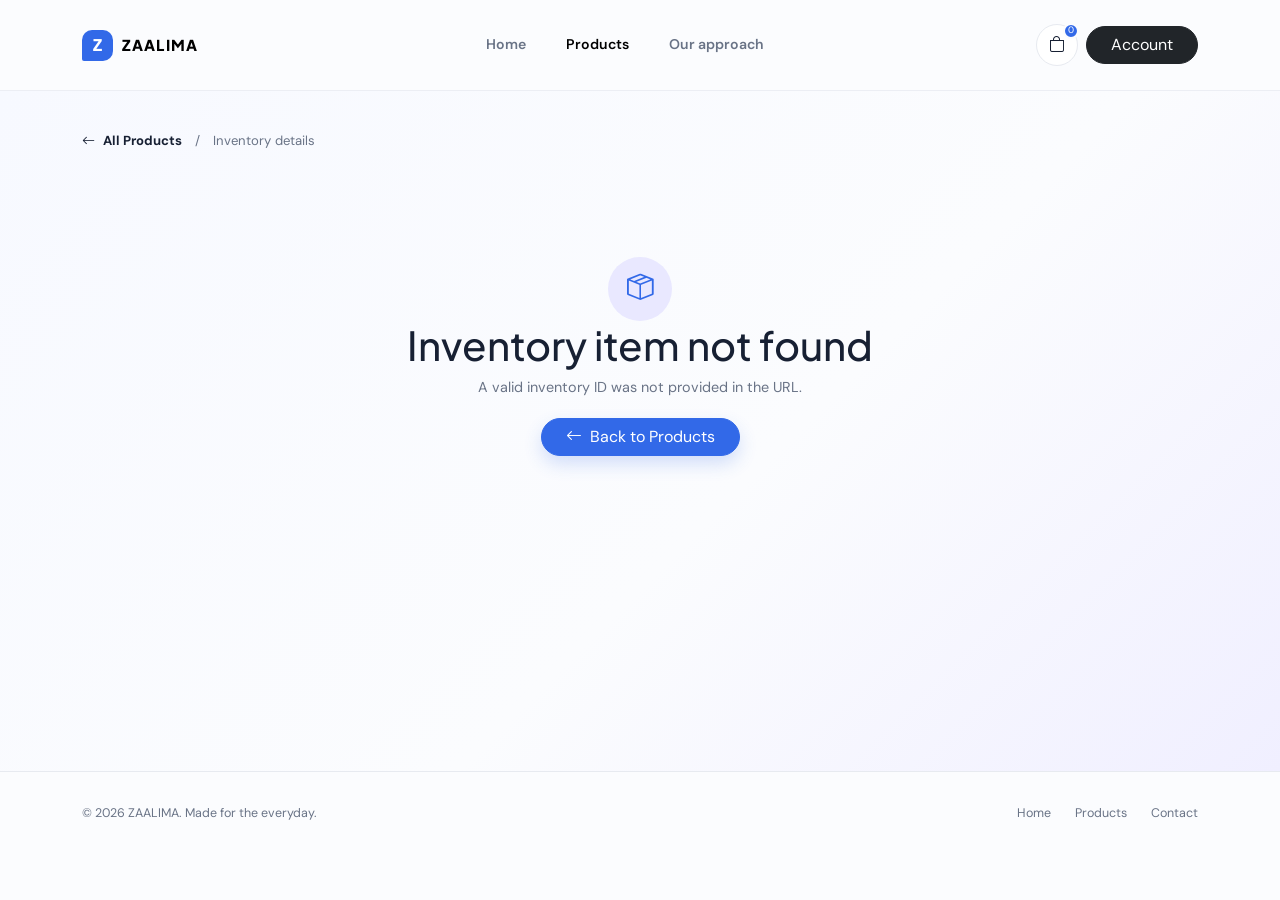
<file: frontend/product-details.html>
<!DOCTYPE html>
<html lang="en">
<head>
    <meta charset="UTF-8">
    <meta name="viewport" content="width=device-width, initial-scale=1">
    <meta name="description" content="View ZAALIMA inventory availability details.">
    <title>Inventory Details | ZAALIMA</title>
    <link rel="preconnect" href="https://fonts.googleapis.com">
    <link rel="preconnect" href="https://fonts.gstatic.com" crossorigin>
    <link href="https://fonts.googleapis.com/css2?family=DM+Sans:wght@400;500;600;700&family=Plus+Jakarta+Sans:wght@600;700;800&display=swap" rel="stylesheet">
    <link href="https://cdn.jsdelivr.net/npm/bootstrap@5.3.3/dist/css/bootstrap.min.css" rel="stylesheet" integrity="sha384-QWTKZyjpPEjISv5WaRU9OFeRpok6YctnYmDr5pNlyT2bRjXh0JMhjY6hW+ALEwIH" crossorigin="anonymous">
    <link href="https://cdn.jsdelivr.net/npm/bootstrap-icons@1.11.3/font/bootstrap-icons.min.css" rel="stylesheet">
    <link rel="stylesheet" href="css/style.css">
</head>
<body>
    <header class="site-header">
        <nav class="navbar navbar-expand-lg" aria-label="Primary navigation">
            <div class="container py-3">
                <a class="navbar-brand brand-mark" href="index.html" aria-label="ZAALIMA home"><span class="brand-mark__symbol">Z</span><span>ZAALIMA</span></a>
                <button class="navbar-toggler border-0 shadow-none" type="button" data-bs-toggle="collapse" data-bs-target="#primaryNavigation" aria-controls="primaryNavigation" aria-expanded="false" aria-label="Toggle navigation"><i class="bi bi-list fs-2"></i></button>
                <div class="collapse navbar-collapse" id="primaryNavigation">
                    <ul class="navbar-nav mx-auto gap-lg-2 mt-3 mt-lg-0">
                        <li class="nav-item"><a class="nav-link" href="index.html">Home</a></li>
                        <li class="nav-item"><a class="nav-link active" href="products.html" aria-current="page">Products</a></li>
                        <li class="nav-item"><a class="nav-link" href="index.html#why-zaalima">Our approach</a></li>
                    </ul>
                    <div class="nav-actions d-flex align-items-center gap-2 mt-3 mt-lg-0"><a class="icon-button position-relative" href="cart.html" aria-label="Shopping cart"><i class="bi bi-bag"></i><span class="cart-count" aria-label="0 items">0</span></a><button class="btn btn-dark rounded-pill px-4" type="button" data-action="account">Account</button></div>
                </div>
            </div>
        </nav>
    </header>

    <main>
        <section class="detail-page">
            <div class="container">
                <nav class="detail-breadcrumb" aria-label="Breadcrumb"><a href="products.html"><i class="bi bi-arrow-left me-2"></i>All Products</a><span>/</span><span aria-current="page">Inventory details</span></nav>

                <div id="detailLoading" class="state-panel" role="status"><div class="spinner-border text-primary" aria-hidden="true"></div><h1>Loading details</h1><p>Checking the latest inventory record.</p></div>
                <div id="detailNotFound" class="state-panel d-none" role="status"><div class="state-icon"><i class="bi bi-box-seam"></i></div><h1>Inventory item not found</h1><p id="detailNotFoundMessage">We could not find an inventory item for this address.</p><a class="btn btn-primary rounded-pill px-4" href="products.html"><i class="bi bi-arrow-left me-2"></i>Back to Products</a></div>
                <div id="detailError" class="state-panel state-panel--error d-none" role="alert"><div class="state-icon"><i class="bi bi-cloud-slash"></i></div><h1>Details are unavailable</h1><p id="detailErrorMessage">We could not load this inventory record. Please try again.</p><button class="btn btn-primary rounded-pill px-4" type="button" id="retryDetail"><i class="bi bi-arrow-clockwise me-2"></i>Try again</button></div>
                <div id="detailAuth" class="state-panel state-panel--error d-none" role="alert"><div class="state-icon"><i class="bi bi-shield-lock"></i></div><h1>Authentication required</h1><p>The Gateway requires a legitimate account token before this inventory item can be viewed.</p><button class="btn btn-dark rounded-pill px-4" type="button" data-action="account">Account access unavailable</button></div>

                <section id="detailContent" class="detail-layout d-none" aria-labelledby="detailHeading">
                    <div class="detail-visual"><div class="detail-visual__circle detail-visual__circle--one"></div><div class="detail-visual__circle detail-visual__circle--two"></div><i class="bi bi-box-seam" aria-hidden="true"></i><span>INVENTORY<br>RECORD</span></div>
                    <div class="detail-card">
                        <p class="eyebrow">INVENTORY DETAILS</p>
                        <h1 id="detailHeading" class="detail-title">Product <span data-product-id></span></h1>
                        <p class="detail-copy">This page shows the availability record currently returned by the inventory service.</p>
                        <div class="detail-status" data-availability></div>
                        <div class="detail-facts"><div><span>Product ID</span><strong data-product-id></strong></div><div><span>Inventory ID</span><strong data-inventory-id></strong></div><div><span>Available quantity</span><strong data-quantity></strong></div></div>
                        <div class="detail-actions"><div class="quantity-control"><label for="requestedQuantity">Quantity</label><div class="quantity-stepper"><button type="button" id="decreaseQuantity" aria-label="Decrease quantity"><i class="bi bi-dash"></i></button><input id="requestedQuantity" type="number" min="1" value="1" aria-describedby="quantityHelp"><button type="button" id="increaseQuantity" aria-label="Increase quantity"><i class="bi bi-plus"></i></button></div><small id="quantityHelp">Saved in this browser</small></div><button class="btn btn-primary rounded-pill detail-action-button" type="button" id="addToCart" disabled><i class="bi bi-bag-plus me-2"></i>Add to Cart</button></div>
                        <a class="back-link" href="products.html"><i class="bi bi-arrow-left me-2"></i>Back to Products</a>
                    </div>
                </section>
            </div>
        </section>
    </main>

    <footer class="site-footer"><div class="container d-flex flex-column flex-md-row justify-content-between align-items-md-center gap-3"><p class="mb-0">© <span data-current-year></span> ZAALIMA. Made for the everyday.</p><div class="footer-links"><a href="index.html">Home</a><a href="products.html">Products</a><a href="mailto:hello@zaalima.example">Contact</a></div></div></footer>

    <div class="toast-container position-fixed bottom-0 end-0 p-3"><div id="appToast" class="toast border-0 shadow" role="status" aria-live="polite" aria-atomic="true"><div class="toast-body d-flex align-items-center gap-2"><i class="bi bi-info-circle-fill"></i><span data-toast-message></span><button type="button" class="btn-close ms-auto" data-bs-dismiss="toast" aria-label="Close"></button></div></div></div>

    <script src="https://cdn.jsdelivr.net/npm/bootstrap@5.3.3/dist/js/bootstrap.bundle.min.js" integrity="sha384-YvpcrYf0tY3lHB60NNkmXc5s9fDVZLESaAA55NDzOxhy9GkcIdslK1eN7N6jIeHz" crossorigin="anonymous"></script>
    <script type="module" src="js/product-details.js"></script>
</body>
</html>
</file>
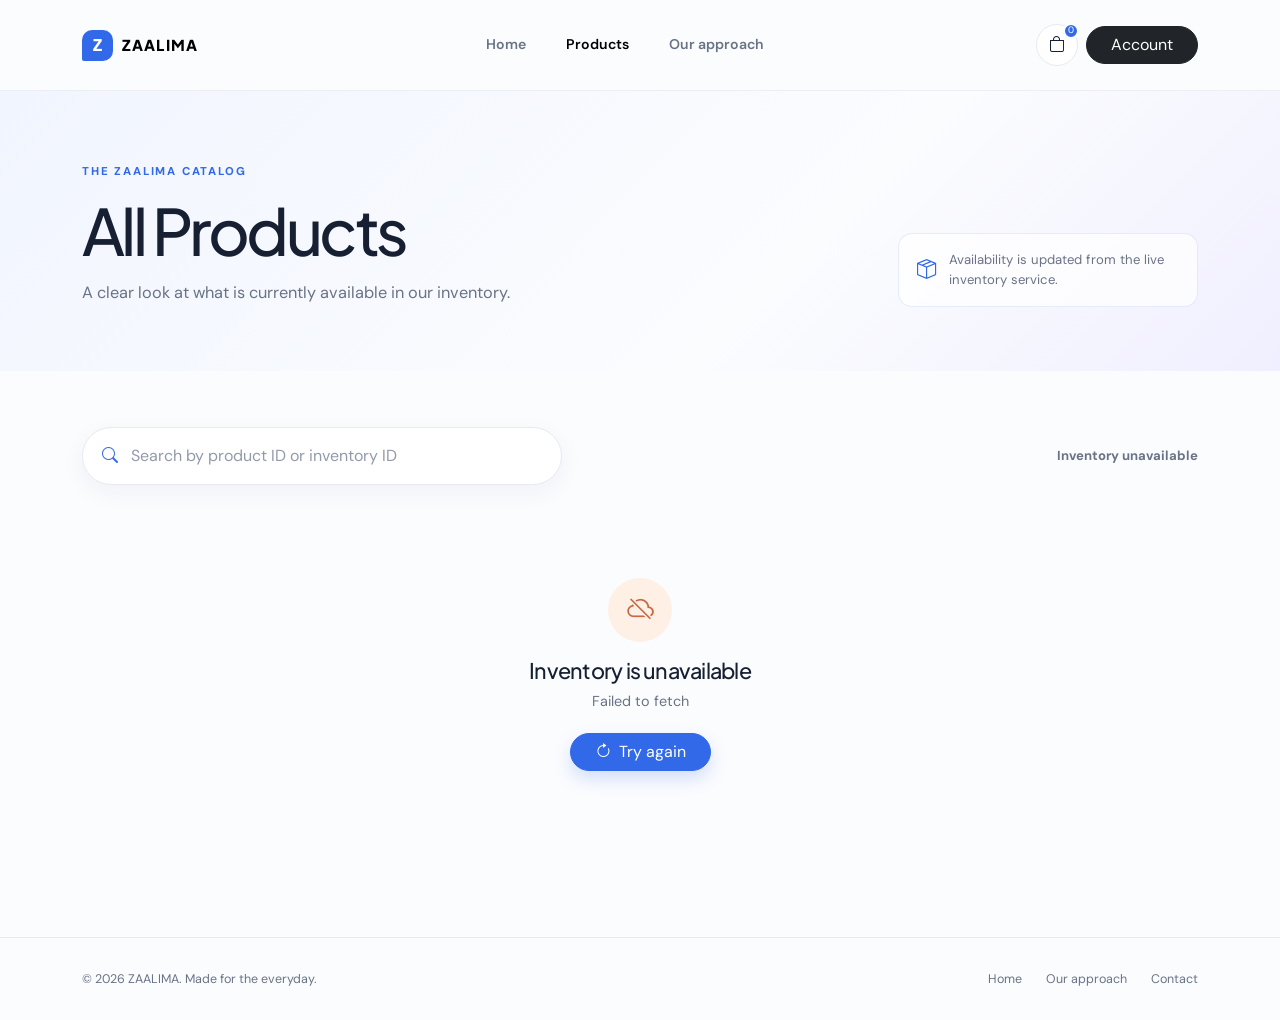
<file: frontend/products.html>
<!DOCTYPE html>
<html lang="en">
<head>
    <meta charset="UTF-8">
    <meta name="viewport" content="width=device-width, initial-scale=1">
    <meta name="description" content="Browse ZAALIMA inventory and check current availability.">
    <title>Products | ZAALIMA</title>
    <link rel="preconnect" href="https://fonts.googleapis.com">
    <link rel="preconnect" href="https://fonts.gstatic.com" crossorigin>
    <link href="https://fonts.googleapis.com/css2?family=DM+Sans:wght@400;500;600;700&family=Plus+Jakarta+Sans:wght@600;700;800&display=swap" rel="stylesheet">
    <link href="https://cdn.jsdelivr.net/npm/bootstrap@5.3.3/dist/css/bootstrap.min.css" rel="stylesheet" integrity="sha384-QWTKZyjpPEjISv5WaRU9OFeRpok6YctnYmDr5pNlyT2bRjXh0JMhjY6hW+ALEwIH" crossorigin="anonymous">
    <link href="https://cdn.jsdelivr.net/npm/bootstrap-icons@1.11.3/font/bootstrap-icons.min.css" rel="stylesheet">
    <link rel="stylesheet" href="css/style.css">
</head>
<body>
    <header class="site-header">
        <nav class="navbar navbar-expand-lg" aria-label="Primary navigation">
            <div class="container py-3">
                <a class="navbar-brand brand-mark" href="index.html" aria-label="ZAALIMA home">
                    <span class="brand-mark__symbol">Z</span>
                    <span>ZAALIMA</span>
                </a>
                <button class="navbar-toggler border-0 shadow-none" type="button" data-bs-toggle="collapse" data-bs-target="#primaryNavigation" aria-controls="primaryNavigation" aria-expanded="false" aria-label="Toggle navigation">
                    <i class="bi bi-list fs-2"></i>
                </button>
                <div class="collapse navbar-collapse" id="primaryNavigation">
                    <ul class="navbar-nav mx-auto gap-lg-2 mt-3 mt-lg-0">
                        <li class="nav-item"><a class="nav-link" href="index.html">Home</a></li>
                        <li class="nav-item"><a class="nav-link active" href="products.html" aria-current="page">Products</a></li>
                        <li class="nav-item"><a class="nav-link" href="index.html#why-zaalima">Our approach</a></li>
                    </ul>
                    <div class="nav-actions d-flex align-items-center gap-2 mt-3 mt-lg-0">
                            <a class="icon-button position-relative" href="cart.html" aria-label="Shopping cart">
                            <i class="bi bi-bag"></i><span class="cart-count" aria-label="0 items">0</span>
                        </a>
                        <button class="btn btn-dark rounded-pill px-4" type="button" data-action="account">Account</button>
                    </div>
                </div>
            </div>
        </nav>
    </header>

    <main>
        <section class="products-hero">
            <div class="container">
                <div class="row align-items-end g-4">
                    <div class="col-lg-7">
                        <p class="eyebrow">THE ZAALIMA CATALOG</p>
                        <h1 class="page-title">All Products</h1>
                        <p class="page-intro">A clear look at what is currently available in our inventory.</p>
                    </div>
                    <div class="col-lg-5">
                        <div class="inventory-note"><i class="bi bi-box-seam"></i><span>Availability is updated from the live inventory service.</span></div>
                    </div>
                </div>
            </div>
        </section>

        <section class="products-section">
            <div class="container">
                <div class="products-toolbar" aria-label="Product search and results">
                    <div class="search-field">
                        <i class="bi bi-search" aria-hidden="true"></i>
                        <label class="visually-hidden" for="inventorySearch">Search inventory</label>
                        <input id="inventorySearch" type="search" placeholder="Search by product ID or inventory ID" autocomplete="off">
                    </div>
                    <p class="results-count mb-0" id="resultsCount" aria-live="polite">Loading inventory...</p>
                </div>

                <div id="inventoryLoading" class="state-panel" role="status">
                    <div class="spinner-border text-primary" aria-hidden="true"></div>
                    <h2>Loading inventory</h2>
                    <p>Checking the latest availability.</p>
                </div>
                <div id="inventoryError" class="state-panel state-panel--error d-none" role="alert">
                    <div class="state-icon"><i class="bi bi-cloud-slash"></i></div>
                    <h2>Inventory is unavailable</h2>
                    <p id="inventoryErrorMessage">We could not load the inventory right now. Please try again.</p>
                    <button class="btn btn-primary rounded-pill px-4" type="button" id="retryInventory"><i class="bi bi-arrow-clockwise me-2"></i>Try again</button>
                </div>
                    <div id="inventoryAuth" class="state-panel state-panel--error d-none" role="alert">
                        <div class="state-icon"><i class="bi bi-shield-lock"></i></div>
                        <h2>Authentication required</h2>
                        <p>The Gateway requires a legitimate account token before inventory can be viewed.</p>
                        <button class="btn btn-dark rounded-pill px-4" type="button" data-action="account">Account access unavailable</button>
                    </div>
                <div id="inventoryEmpty" class="state-panel d-none">
                    <div class="state-icon"><i class="bi bi-inboxes"></i></div>
                    <h2>No inventory yet</h2>
                    <p>There are no inventory records available at the moment.</p>
                </div>
                <div id="inventoryNoResults" class="state-panel d-none">
                    <div class="state-icon"><i class="bi bi-search"></i></div>
                    <h2>No matching inventory</h2>
                    <p>Try a different product ID or inventory ID.</p>
                </div>
                <div id="inventoryGrid" class="row row-cols-1 row-cols-sm-2 row-cols-xl-3 g-4 d-none" aria-live="polite"></div>
            </div>
        </section>
    </main>

    <footer class="site-footer"><div class="container d-flex flex-column flex-md-row justify-content-between align-items-md-center gap-3"><p class="mb-0">© <span data-current-year></span> ZAALIMA. Made for the everyday.</p><div class="footer-links"><a href="index.html">Home</a><a href="index.html#why-zaalima">Our approach</a><a href="mailto:hello@zaalima.example">Contact</a></div></div></footer>

    <div class="toast-container position-fixed bottom-0 end-0 p-3"><div id="appToast" class="toast border-0 shadow" role="status" aria-live="polite" aria-atomic="true"><div class="toast-body d-flex align-items-center gap-2"><i class="bi bi-info-circle-fill"></i><span data-toast-message></span><button type="button" class="btn-close ms-auto" data-bs-dismiss="toast" aria-label="Close"></button></div></div></div>

    <script src="https://cdn.jsdelivr.net/npm/bootstrap@5.3.3/dist/js/bootstrap.bundle.min.js" integrity="sha384-YvpcrYf0tY3lHB60NNkmXc5s9fDVZLESaAA55NDzOxhy9GkcIdslK1eN7N6jIeHz" crossorigin="anonymous"></script>
    <script type="module" src="js/products.js"></script>
</body>
</html>
</file>
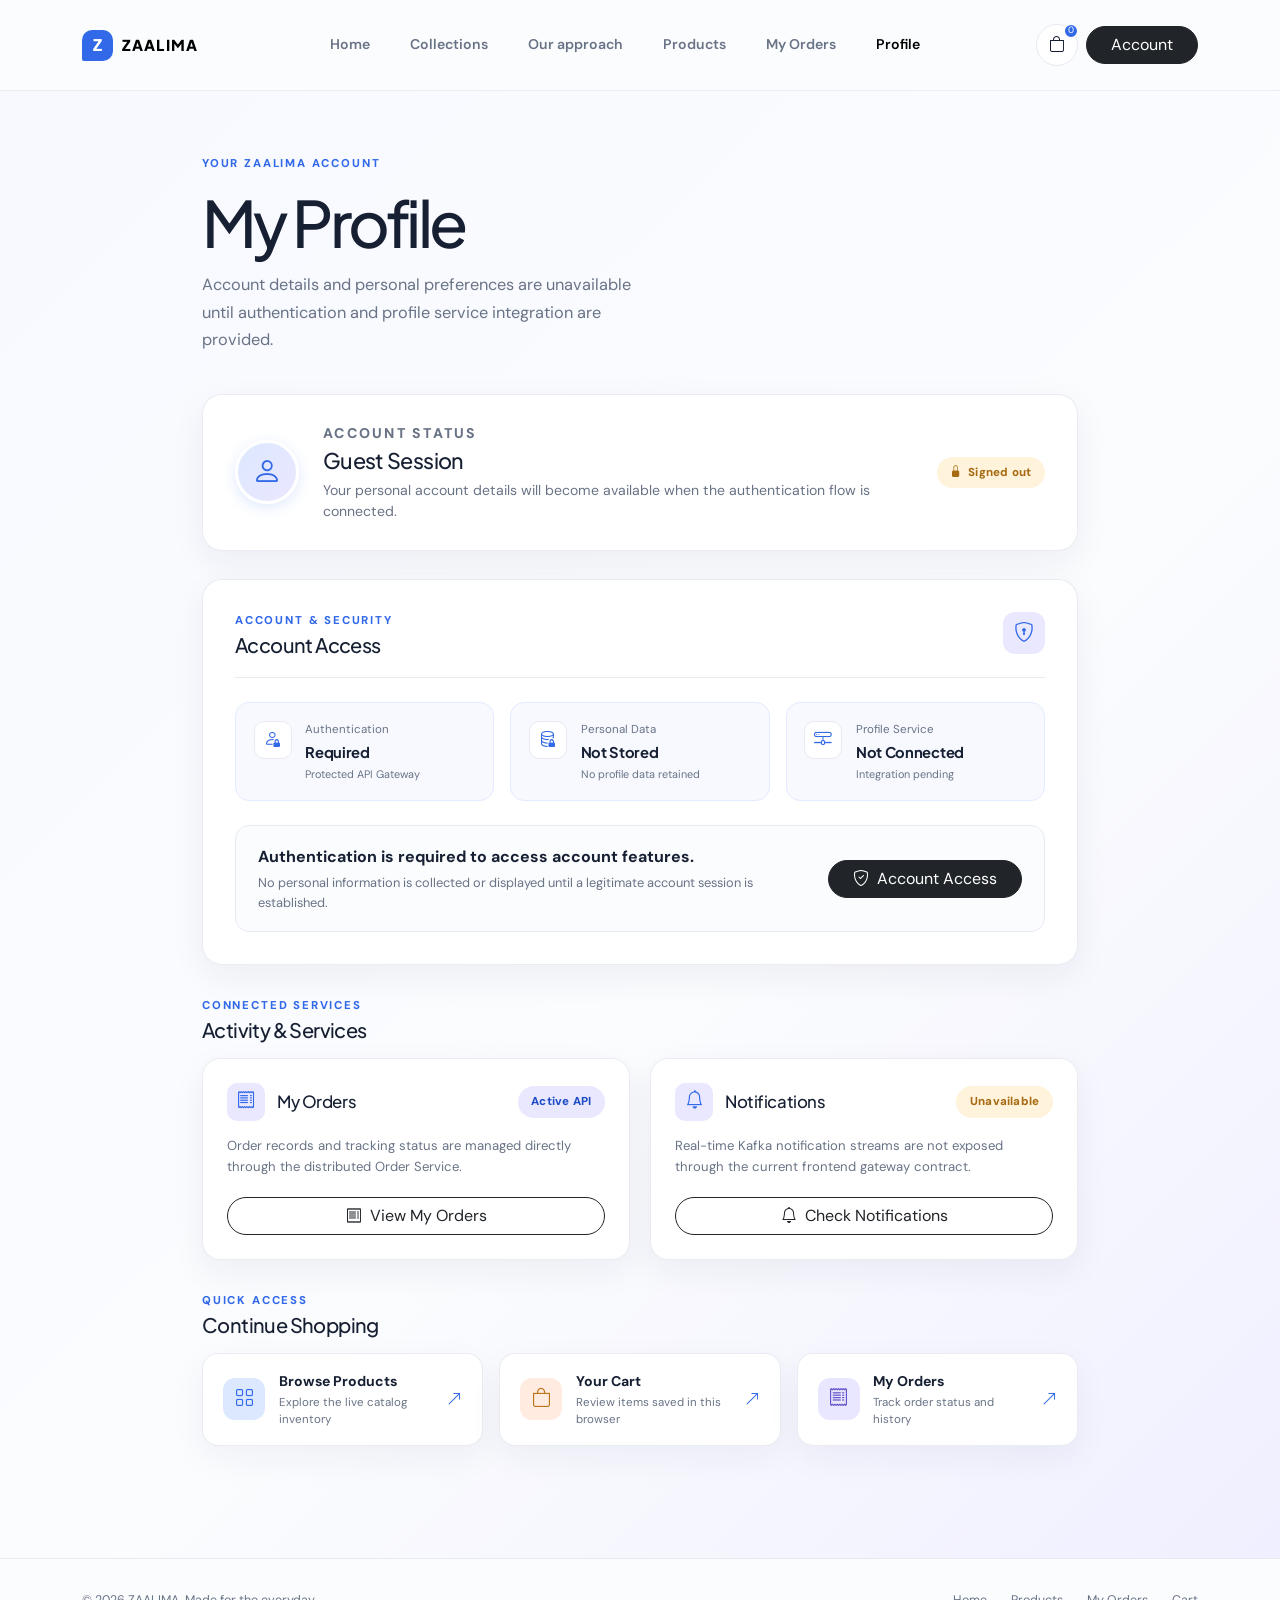
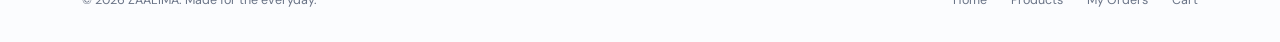
<file: frontend/profile.html>
<!DOCTYPE html>
<html lang="en">
<head>
    <meta charset="UTF-8">
    <meta name="viewport" content="width=device-width, initial-scale=1">
    <meta name="description" content="Manage your ZAALIMA account access and shopping shortcuts.">
    <title>My Profile | ZAALIMA</title>

    <link rel="preconnect" href="https://fonts.googleapis.com">
    <link rel="preconnect" href="https://fonts.gstatic.com" crossorigin>

    <link
        href="https://fonts.googleapis.com/css2?family=DM+Sans:wght@400;500;600;700&family=Plus+Jakarta+Sans:wght@600;700;800&display=swap"
        rel="stylesheet"
    >

    <link
        href="https://cdn.jsdelivr.net/npm/bootstrap@5.3.3/dist/css/bootstrap.min.css"
        rel="stylesheet"
        integrity="sha384-QWTKZyjpPEjISv5WaRU9OFeRpok6YctnYmDr5pNlyT2bRjXh0JMhjY6hW+ALEwIH"
        crossorigin="anonymous"
    >

    <link
        href="https://cdn.jsdelivr.net/npm/bootstrap-icons@1.11.3/font/bootstrap-icons.min.css"
        rel="stylesheet"
    >

    <link rel="stylesheet" href="css/style.css">
</head>

<body>

    <!-- Navigation -->
    <header class="site-header">
        <nav class="navbar navbar-expand-lg" aria-label="Primary navigation">
            <div class="container py-3">

                <a
                    class="navbar-brand brand-mark"
                    href="index.html"
                    aria-label="ZAALIMA home"
                >
                    <span class="brand-mark__symbol">Z</span>
                    <span>ZAALIMA</span>
                </a>

                <button
                    class="navbar-toggler border-0 shadow-none"
                    type="button"
                    data-bs-toggle="collapse"
                    data-bs-target="#primaryNavigation"
                    aria-controls="primaryNavigation"
                    aria-expanded="false"
                    aria-label="Toggle navigation"
                >
                    <i class="bi bi-list fs-2"></i>
                </button>

                <div class="collapse navbar-collapse" id="primaryNavigation">

                    <ul class="navbar-nav mx-auto gap-lg-2 mt-3 mt-lg-0">
                        <li class="nav-item">
                            <a class="nav-link" href="index.html">Home</a>
                        </li>

                        <li class="nav-item">
                            <a class="nav-link" href="index.html#collections">Collections</a>
                        </li>

                        <li class="nav-item">
                            <a class="nav-link" href="index.html#why-zaalima">Our approach</a>
                        </li>

                        <li class="nav-item">
                            <a class="nav-link" href="products.html">Products</a>
                        </li>

                        <li class="nav-item">
                            <a class="nav-link" href="orders.html">My Orders</a>
                        </li>

                        <li class="nav-item">
                            <a
                                class="nav-link active"
                                href="profile.html"
                                aria-current="page"
                            >
                                Profile
                            </a>
                        </li>
                    </ul>

                    <div class="nav-actions d-flex align-items-center gap-2 mt-3 mt-lg-0">

                        <a
                            class="icon-button position-relative"
                            href="cart.html"
                            aria-label="Shopping cart"
                        >
                            <i class="bi bi-bag"></i>
                            <span class="cart-count" aria-label="0 items">0</span>
                        </a>

                        <button
                            class="btn btn-dark rounded-pill px-4"
                            type="button"
                            data-action="account"
                        >
                            Account
                        </button>

                    </div>
                </div>
            </div>
        </nav>
    </header>


    <!-- Main Content -->
    <main>

        <section class="profile-page">
            <div class="container profile-container">
                <!-- Page Header -->
                <div class="profile-heading">
                    <p class="eyebrow">YOUR ZAALIMA ACCOUNT</p>
                    <h1 class="page-title">My Profile</h1>
                    <p class="page-intro">Account details and personal preferences are unavailable until authentication and profile service integration are provided.</p>
                </div>

                <!-- Profile Hero Card -->
                <div class="profile-hero-card">
                    <div class="profile-avatar" aria-hidden="true">
                        <i class="bi bi-person"></i>
                    </div>
                    <div class="profile-hero-card__body">
                        <p class="eyebrow mb-1">ACCOUNT STATUS</p>
                        <h2>Guest Session</h2>
                        <p>Your personal account details will become available when the authentication flow is connected.</p>
                    </div>
                    <span class="profile-status-badge profile-status-badge--signed-out">
                        <i class="bi bi-lock-fill" aria-hidden="true"></i>Signed out
                    </span>
                </div>

                <!-- Account & Security Card (Authentication-Required State) -->
                <section class="profile-account-card" aria-labelledby="accountAccessTitle">
                    <div class="profile-account-card__header">
                        <div>
                            <p class="eyebrow mb-1">ACCOUNT & SECURITY</p>
                            <h2 id="accountAccessTitle">Account Access</h2>
                        </div>
                        <div class="profile-account-card__icon" aria-hidden="true">
                            <i class="bi bi-shield-lock"></i>
                        </div>
                    </div>

                    <!-- Informational status indicators (clearly non-functional / not connected) -->
                    <div class="account-info-grid">
                        <div class="account-info-item">
                            <div class="account-info-item__icon" aria-hidden="true">
                                <i class="bi bi-person-lock"></i>
                            </div>
                            <div>
                                <span>Authentication</span>
                                <strong>Required</strong>
                                <small>Protected API Gateway</small>
                            </div>
                        </div>
                        <div class="account-info-item">
                            <div class="account-info-item__icon" aria-hidden="true">
                                <i class="bi bi-database-lock"></i>
                            </div>
                            <div>
                                <span>Personal Data</span>
                                <strong>Not Stored</strong>
                                <small>No profile data retained</small>
                            </div>
                        </div>
                        <div class="account-info-item">
                            <div class="account-info-item__icon" aria-hidden="true">
                                <i class="bi bi-hdd-network"></i>
                            </div>
                            <div>
                                <span>Profile Service</span>
                                <strong>Not Connected</strong>
                                <small>Integration pending</small>
                            </div>
                        </div>
                    </div>

                    <div class="profile-account-card__footer">
                        <div>
                            <strong>Authentication is required to access account features.</strong>
                            <p>No personal information is collected or displayed until a legitimate account session is established.</p>
                        </div>
                        <button class="btn btn-dark rounded-pill px-4 text-nowrap" type="button" data-action="account">
                            <i class="bi bi-shield-check me-2"></i>Account Access
                        </button>
                    </div>
                </section>

                <!-- Services Status Section -->
                <section class="mb-4" aria-labelledby="servicesTitle">
                    <div class="profile-section-heading mb-3">
                        <p class="eyebrow mb-1">CONNECTED SERVICES</p>
                        <h2 id="servicesTitle">Activity & Services</h2>
                    </div>

                    <div class="profile-services-grid">
                        <div class="profile-service-card">
                            <div>
                                <div class="profile-service-card__header">
                                    <div class="profile-service-card__icon" aria-hidden="true">
                                        <i class="bi bi-receipt"></i>
                                    </div>
                                    <div class="flex-grow-1">
                                        <h3>My Orders</h3>
                                    </div>
                                    <span class="profile-status-badge profile-status-badge--info">Active API</span>
                                </div>
                                <p>Order records and tracking status are managed directly through the distributed Order Service.</p>
                            </div>
                            <div class="profile-service-card__action">
                                <a href="orders.html" class="btn btn-outline-dark rounded-pill px-4 w-100">
                                    <i class="bi bi-receipt me-2"></i>View My Orders
                                </a>
                            </div>
                        </div>

                        <div class="profile-service-card">
                            <div>
                                <div class="profile-service-card__header">
                                    <div class="profile-service-card__icon" aria-hidden="true">
                                        <i class="bi bi-bell"></i>
                                    </div>
                                    <div class="flex-grow-1">
                                        <h3>Notifications</h3>
                                    </div>
                                    <span class="profile-status-badge profile-status-badge--signed-out">Unavailable</span>
                                </div>
                                <p>Real-time Kafka notification streams are not exposed through the current frontend gateway contract.</p>
                            </div>
                            <div class="profile-service-card__action">
                                <a href="notifications.html" class="btn btn-outline-dark rounded-pill px-4 w-100">
                                    <i class="bi bi-bell me-2"></i>Check Notifications
                                </a>
                            </div>
                        </div>
                    </div>
                </section>

                <!-- Quick Navigation Shortcuts -->
                <section class="quick-links-section" aria-labelledby="quickLinksTitle">
                    <div class="profile-section-heading mb-3">
                        <p class="eyebrow mb-1">QUICK ACCESS</p>
                        <h2 id="quickLinksTitle">Continue Shopping</h2>
                    </div>

                    <div class="quick-links-grid">
                        <a class="quick-link-card" href="products.html">
                            <span class="quick-link-card__icon quick-link-card__icon--blue" aria-hidden="true">
                                <i class="bi bi-grid"></i>
                            </span>
                            <span class="quick-link-card__content">
                                <strong>Browse Products</strong>
                                <small>Explore the live catalog inventory</small>
                            </span>
                            <i class="bi bi-arrow-up-right quick-link-card__arrow" aria-hidden="true"></i>
                        </a>

                        <a class="quick-link-card" href="cart.html">
                            <span class="quick-link-card__icon quick-link-card__icon--peach" aria-hidden="true">
                                <i class="bi bi-bag"></i>
                            </span>
                            <span class="quick-link-card__content">
                                <strong>Your Cart</strong>
                                <small>Review items saved in this browser</small>
                            </span>
                            <i class="bi bi-arrow-up-right quick-link-card__arrow" aria-hidden="true"></i>
                        </a>

                        <a class="quick-link-card" href="orders.html">
                            <span class="quick-link-card__icon quick-link-card__icon--lilac" aria-hidden="true">
                                <i class="bi bi-receipt"></i>
                            </span>
                            <span class="quick-link-card__content">
                                <strong>My Orders</strong>
                                <small>Track order status and history</small>
                            </span>
                            <i class="bi bi-arrow-up-right quick-link-card__arrow" aria-hidden="true"></i>
                        </a>
                    </div>
                </section>
            </div>
        </section>

    </main>


    <!-- Footer -->
    <footer class="site-footer">

        <div class="container d-flex flex-column flex-md-row justify-content-between align-items-md-center gap-3">

            <p class="mb-0">
                © <span data-current-year></span> ZAALIMA.
                Made for the everyday.
            </p>

            <div class="footer-links">
                <a href="index.html">Home</a>
                <a href="products.html">Products</a>
                <a href="orders.html">My Orders</a>
                <a href="cart.html">Cart</a>
            </div>

        </div>

    </footer>


    <!-- Toast -->
    <div class="toast-container position-fixed bottom-0 end-0 p-3">

        <div
            id="appToast"
            class="toast border-0 shadow"
            role="status"
            aria-live="polite"
            aria-atomic="true"
        >

            <div class="toast-body d-flex align-items-center gap-2">

                <i class="bi bi-info-circle-fill"></i>

                <span data-toast-message></span>

                <button
                    type="button"
                    class="btn-close ms-auto"
                    data-bs-dismiss="toast"
                    aria-label="Close"
                ></button>

            </div>

        </div>

    </div>


    <script
        src="https://cdn.jsdelivr.net/npm/bootstrap@5.3.3/dist/js/bootstrap.bundle.min.js"
        integrity="sha384-YvpcrYf0tY3lHB60NNkmXc5s9fDVZLESaAA55NDzOxhy9GkcIdslK1eN7N6jIeHz"
        crossorigin="anonymous"
    ></script>

    <script type="module" src="js/profile.js"></script>

</body>
</html>
</file>
<file: frontend/css/style.css>
:root {
    --ink: #172033;
    --muted: #697386;
    --line: #e7eaf0;
    --paper: #fbfcfe;
    --blue: #3269e8;
    --blue-dark: #1d4cc4;
    --lavender: #e9e8ff;
    --peach: #fff0e5;
    --shadow: 0 20px 60px rgba(26, 42, 74, .10);
}

* { box-sizing: border-box; }
html { scroll-behavior: smooth; }
body { margin: 0; color: var(--ink); background: var(--paper); font-family: "DM Sans", sans-serif; }
h1, h2, h3, .brand-mark { font-family: "Plus Jakarta Sans", sans-serif; }
a { color: inherit; text-decoration: none; }
.site-header { background: rgba(251, 252, 254, .90); border-bottom: 1px solid rgba(231, 234, 240, .75); position: relative; z-index: 5; }
.brand-mark { align-items: center; display: flex; font-size: .94rem; font-weight: 800; gap: .55rem; letter-spacing: .08em; }
.brand-mark__symbol { align-items: center; background: var(--blue); border-radius: 10px 10px 10px 2px; color: white; display: inline-flex; font-size: 1rem; height: 31px; justify-content: center; letter-spacing: 0; width: 31px; }
.nav-link { color: var(--muted); font-size: .88rem; font-weight: 600; padding-left: 1rem !important; padding-right: 1rem !important; }
.nav-link:hover, .nav-link.active { color: var(--ink); }
.icon-button { align-items: center; background: white; border: 1px solid var(--line); border-radius: 50%; color: var(--ink); display: inline-flex; height: 42px; justify-content: center; position: relative; transition: transform .2s ease, border-color .2s ease; width: 42px; }
.icon-button:hover { border-color: var(--blue); transform: translateY(-2px); }
.cart-count { align-items: center; background: var(--blue); border: 2px solid var(--paper); border-radius: 50%; color: white; display: inline-flex; font-size: .58rem; height: 16px; justify-content: center; position: absolute; right: -2px; top: -2px; width: 16px; }
.btn-primary { background: var(--blue); border-color: var(--blue); box-shadow: 0 8px 18px rgba(50, 105, 232, .20); }
.btn-primary:hover { background: var(--blue-dark); border-color: var(--blue-dark); }
.hero-section { background: radial-gradient(circle at 77% 34%, rgba(219, 227, 255, .7), transparent 34%), linear-gradient(135deg, #f7f9ff 0%, #fbfcfe 55%, #f1f0ff 100%); overflow: hidden; padding: 5.5rem 0 6rem; }
.hero-content { position: relative; z-index: 1; }
.eyebrow { color: var(--blue); font-size: .71rem; font-weight: 800; letter-spacing: .16em; margin-bottom: 1.1rem; }
.display-title { font-size: clamp(2.7rem, 5.3vw, 5.2rem); letter-spacing: -.055em; line-height: 1.02; margin-bottom: 1.5rem; }
.display-title span, .section-heading em { color: var(--blue); font-style: normal; }
.hero-copy { color: var(--muted); font-size: 1.05rem; line-height: 1.75; max-width: 480px; }
.hero-actions { align-items: center; display: flex; flex-wrap: wrap; gap: 1.5rem; margin-top: 2.2rem; }
.text-link { border-bottom: 1px solid var(--ink); font-size: .87rem; font-weight: 700; padding-bottom: .2rem; }
.hero-proof { align-items: center; display: flex; gap: .8rem; margin-top: 3.8rem; }
.hero-proof p { color: var(--ink); font-size: .76rem; line-height: 1.45; margin: 0; }
.hero-proof p span { color: var(--muted); }
.avatar-stack { display: flex; }
.avatar-stack span { align-items: center; background: var(--lavender); border: 2px solid var(--paper); border-radius: 50%; color: var(--blue-dark); display: flex; font-size: .53rem; font-weight: 800; height: 31px; justify-content: center; margin-left: -7px; width: 31px; }
.avatar-stack span:first-child { background: #d8e7ff; margin-left: 0; }
.avatar-stack span:last-child { background: #ffe0cf; }
.hero-art { aspect-ratio: 1 / 1.05; background: #dbe7ff; border-radius: 42% 42% 16px 42%; box-shadow: var(--shadow); margin: 0 auto; max-width: 500px; overflow: hidden; position: relative; transform: rotate(2deg); }
.hero-art::before { background: linear-gradient(140deg, rgba(255, 255, 255, .7), transparent 52%); content: ""; inset: 0; position: absolute; }
.hero-art__sun { background: #ffd7b8; border-radius: 50%; height: 62%; left: 18%; opacity: .86; position: absolute; top: 12%; width: 62%; }
.hero-art__card { bottom: 15%; position: absolute; transform: rotate(-10deg); }
.hero-art__card--blue { background: #567bdc; height: 45%; left: 8%; width: 56%; }
.hero-art__card--cream { background: #f7d8a9; bottom: 12%; height: 31%; right: 4%; transform: rotate(14deg); width: 53%; }
.hero-art__vase { background: linear-gradient(90deg, #163f9c, #5e85e7 58%, #204aa9); border-radius: 46% 46% 37% 37%; bottom: 15%; height: 48%; left: 31%; position: absolute; transform: rotate(-3deg); width: 28%; }
.hero-art__vase::before { background: #193a86; border-radius: 50%; content: ""; height: 15%; left: 32%; position: absolute; top: -7%; width: 37%; }
.hero-art__book { align-items: center; background: #f5c795; bottom: 9%; box-shadow: 5px 8px 0 rgba(24, 45, 92, .14); color: #9a5d38; display: flex; font-size: .62rem; font-weight: 800; height: 29%; justify-content: center; left: 14%; letter-spacing: .09em; line-height: 1.2; position: absolute; text-align: center; transform: rotate(-13deg); width: 25%; }
.hero-art__cup { background: #e77453; border-radius: 10px 10px 45% 45%; bottom: 10%; height: 18%; position: absolute; right: 14%; transform: rotate(7deg); width: 20%; }
.hero-art__cup::after { border: 7px solid #e77453; border-left-color: transparent; border-radius: 50%; content: ""; height: 43%; position: absolute; right: -24%; top: 18%; width: 31%; }
.hero-art__label { bottom: 8%; color: rgba(255, 255, 255, .82); font-size: .62rem; font-weight: 800; letter-spacing: .17em; line-height: 1.5; position: absolute; right: 8%; text-align: right; }
.collection-section { padding: 7rem 0; }
.section-heading h2, .approach-panel h2 { font-size: clamp(2rem, 3.8vw, 3.6rem); letter-spacing: -.055em; line-height: 1.05; margin: 0; }
.section-intro { color: var(--muted); line-height: 1.7; margin: 0; max-width: 310px; }
.collection-tile { border-radius: 18px; display: flex; flex-direction: column; height: 285px; justify-content: space-between; overflow: hidden; padding: 1.4rem; position: relative; transition: transform .25s ease, box-shadow .25s ease; }
.collection-tile:hover { box-shadow: var(--shadow); transform: translateY(-5px); }
.collection-tile--blue { background: #dce8ff; }.collection-tile--lilac { background: #e9e7ff; }.collection-tile--peach { background: #ffebdf; }
.tile-number { font-size: .75rem; font-weight: 700; opacity: .62; }.tile-icon { font-size: 4rem; opacity: .3; position: absolute; right: 1.6rem; top: 3.3rem; transform: rotate(-12deg); }.collection-tile h3 { font-size: 1.15rem; letter-spacing: -.03em; margin-bottom: .45rem; }.collection-tile p { color: var(--muted); font-size: .84rem; margin: 0; }.tile-arrow { align-self: flex-end; font-size: 1.35rem; }
.approach-section { padding-bottom: 7rem; }.approach-panel { align-items: end; background: #202b4e; border-radius: 22px; color: white; display: grid; gap: 3rem; grid-template-columns: 1fr 1fr; overflow: hidden; padding: 4.2rem; position: relative; }.approach-panel::after { border: 1px solid rgba(255, 255, 255, .14); border-radius: 50%; content: ""; height: 390px; position: absolute; right: -85px; top: -180px; width: 390px; }.eyebrow--light { color: #aabfff; }.approach-panel h2 span { color: #aabfff; }.approach-copy { color: #c7cde0; line-height: 1.8; max-width: 360px; position: relative; z-index: 1; }.approach-copy span { color: white; font-size: .81rem; font-weight: 600; }.approach-copy i { color: #9eb7ff; margin-right: .35rem; }
.site-footer { border-top: 1px solid var(--line); color: var(--muted); font-size: .78rem; padding: 2rem 0; }.footer-links { display: flex; flex-wrap: wrap; gap: 1.5rem; }.footer-links a:hover { color: var(--ink); }.toast { background: white; color: var(--ink); }.toast i { color: var(--blue); }
.products-hero { background: linear-gradient(135deg, #f1f5ff 0%, #fbfcfe 62%, #f0efff 100%); padding: 4.5rem 0 4rem; }
.page-title { font-size: clamp(2.5rem, 5vw, 4.6rem); letter-spacing: -.055em; line-height: 1.02; margin: 0 0 1rem; }
.page-intro { color: var(--muted); font-size: 1.02rem; line-height: 1.7; margin: 0; max-width: 460px; }
.inventory-note { align-items: center; background: rgba(255, 255, 255, .72); border: 1px solid rgba(50, 105, 232, .12); border-radius: 14px; color: var(--muted); display: flex; font-size: .82rem; gap: .75rem; line-height: 1.5; margin-left: auto; max-width: 300px; padding: 1rem 1.1rem; }
.inventory-note i { color: var(--blue); font-size: 1.25rem; }
.products-section { min-height: 550px; padding: 3.5rem 0 7rem; }
.products-toolbar { align-items: center; display: flex; gap: 1.5rem; justify-content: space-between; margin-bottom: 2.5rem; }
.search-field { align-items: center; background: white; border: 1px solid var(--line); border-radius: 999px; box-shadow: 0 7px 25px rgba(26, 42, 74, .05); display: flex; max-width: 480px; padding: .2rem 1.2rem; width: 100%; }
.search-field:focus-within { border-color: var(--blue); box-shadow: 0 0 0 4px rgba(50, 105, 232, .10); }
.search-field i { color: var(--blue); }
.search-field input { background: transparent; border: 0; color: var(--ink); font: inherit; outline: 0; padding: .8rem .8rem; width: 100%; }
.search-field input::placeholder { color: #929aaa; }
.results-count { color: var(--muted); font-size: .82rem; font-weight: 700; white-space: nowrap; }
.inventory-card { background: white; border: 1px solid rgba(231, 234, 240, .9); border-radius: 18px; box-shadow: 0 12px 34px rgba(26, 42, 74, .06); height: 100%; overflow: hidden; transition: box-shadow .25s ease, transform .25s ease; }
.inventory-card:hover { box-shadow: var(--shadow); transform: translateY(-4px); }
.inventory-card__visual { align-items: center; background: linear-gradient(135deg, #dce8ff, #eceaff); color: var(--blue); display: flex; height: 155px; justify-content: center; overflow: hidden; position: relative; }
.inventory-card__visual::before, .inventory-card__visual::after { border: 1px solid rgba(50, 105, 232, .15); border-radius: 50%; content: ""; height: 210px; position: absolute; width: 210px; }
.inventory-card__visual::before { left: -90px; top: -120px; }.inventory-card__visual::after { bottom: -150px; right: -60px; }
.inventory-card__visual i { background: rgba(255, 255, 255, .7); border-radius: 20px; font-size: 3.2rem; padding: 1rem 1.2rem; position: relative; z-index: 1; }
.inventory-card__body { padding: 1.35rem; }.inventory-card__label { color: var(--blue); font-size: .68rem; font-weight: 800; letter-spacing: .14em; margin-bottom: .6rem; text-transform: uppercase; }.inventory-card__title { font-size: 1.2rem; letter-spacing: -.035em; margin-bottom: 1rem; }.inventory-card__meta-list { display: flex; flex-direction: column; gap: .25rem; margin-bottom: 1.15rem; }.inventory-card__meta { color: var(--muted); font-size: .78rem; }.availability { align-items: center; display: flex; font-size: .78rem; font-weight: 700; gap: .4rem; }.availability--available { color: #20835a; }.availability--limited { color: #bc7418; }.availability--empty { color: #bf4d50; }.inventory-card__quantity-block { align-items: baseline; border-top: 1px solid var(--line); display: flex; gap: .4rem; margin-top: 1.25rem; padding-top: 1rem; }.inventory-card__quantity { font-family: "Plus Jakarta Sans", sans-serif; font-size: 1.65rem; letter-spacing: -.05em; }.inventory-card__quantity-label { color: var(--muted); font-size: .75rem; }
.state-panel { align-items: center; display: flex; flex-direction: column; justify-content: center; min-height: 300px; text-align: center; }.state-panel h2 { font-family: "Plus Jakarta Sans", sans-serif; font-size: 1.35rem; letter-spacing: -.035em; margin: 1rem 0 .45rem; }.state-panel p { color: var(--muted); font-size: .9rem; margin: 0 0 1.25rem; }.state-icon { align-items: center; background: var(--lavender); border-radius: 50%; color: var(--blue); display: flex; font-size: 1.65rem; height: 64px; justify-content: center; width: 64px; }.state-panel--error .state-icon { background: var(--peach); color: #c76846; }
.detail-page { background: linear-gradient(135deg, #f7f9ff 0%, #fbfcfe 58%, #f0efff 100%); min-height: 680px; padding: 2.5rem 0 7rem; }
.detail-breadcrumb { align-items: center; color: var(--muted); display: flex; font-size: .82rem; gap: .8rem; margin-bottom: 3.5rem; }.detail-breadcrumb a { color: var(--ink); font-weight: 700; }.detail-breadcrumb a:hover, .back-link:hover { color: var(--blue); }
.detail-layout { align-items: stretch; display: grid; gap: 0; grid-template-columns: minmax(280px, .85fr) minmax(0, 1.15fr); margin: 0 auto; max-width: 1040px; }
.detail-visual { align-items: center; background: linear-gradient(145deg, #dce8ff, #eae7ff); border-radius: 24px 0 0 24px; color: var(--blue); display: flex; flex-direction: column; justify-content: center; min-height: 520px; overflow: hidden; position: relative; }.detail-visual i { background: rgba(255, 255, 255, .7); border-radius: 28px; font-size: 5rem; padding: 1.4rem 1.7rem; position: relative; z-index: 1; }.detail-visual span { color: rgba(29, 76, 196, .62); font-size: .7rem; font-weight: 800; letter-spacing: .2em; line-height: 1.5; margin-top: 1.5rem; position: relative; text-align: center; z-index: 1; }.detail-visual__circle { border: 1px solid rgba(50, 105, 232, .16); border-radius: 50%; height: 390px; position: absolute; width: 390px; }.detail-visual__circle--one { left: -210px; top: -100px; }.detail-visual__circle--two { bottom: -220px; right: -160px; }
.detail-card { background: white; border: 1px solid rgba(231, 234, 240, .9); border-radius: 0 24px 24px 0; box-shadow: var(--shadow); padding: 3.5rem; }.detail-title { font-size: clamp(2rem, 4vw, 3.45rem); letter-spacing: -.06em; margin-bottom: 1rem; }.detail-copy { color: var(--muted); line-height: 1.7; margin-bottom: 1.7rem; max-width: 430px; }.detail-status { margin-bottom: 2rem; }.detail-facts { border-bottom: 1px solid var(--line); border-top: 1px solid var(--line); display: grid; gap: 1rem; grid-template-columns: repeat(3, 1fr); padding: 1.3rem 0; }.detail-facts div { display: flex; flex-direction: column; gap: .35rem; }.detail-facts span { color: var(--muted); font-size: .7rem; }.detail-facts strong { font-family: "Plus Jakarta Sans", sans-serif; font-size: .95rem; letter-spacing: -.02em; overflow-wrap: anywhere; }.detail-actions { align-items: end; display: flex; gap: 1.25rem; justify-content: space-between; margin-top: 2rem; }.quantity-control label { display: block; font-size: .75rem; font-weight: 700; margin-bottom: .45rem; }.quantity-stepper { align-items: center; border: 1px solid var(--line); border-radius: 999px; display: flex; height: 43px; overflow: hidden; width: 126px; }.quantity-stepper button { background: white; border: 0; color: var(--ink); height: 100%; width: 38px; }.quantity-stepper button:hover:not(:disabled) { background: var(--lavender); color: var(--blue); }.quantity-stepper button:disabled { color: #b4bac6; }.quantity-stepper input { border: 0; color: var(--ink); font: 700 .88rem "DM Sans", sans-serif; min-width: 0; outline: 0; text-align: center; width: 50px; }.quantity-stepper input::-webkit-inner-spin-button, .quantity-stepper input::-webkit-outer-spin-button { appearance: none; margin: 0; }.quantity-control small { color: var(--muted); display: block; font-size: .65rem; margin-top: .4rem; }.detail-action-button { opacity: .52; white-space: nowrap; }.back-link { color: var(--muted); display: inline-block; font-size: .82rem; font-weight: 700; margin-top: 2.2rem; }
@media (max-width: 767.98px) { .detail-page { padding-bottom: 4.5rem; }.detail-breadcrumb { margin-bottom: 2rem; }.detail-layout { display: block; }.detail-visual { border-radius: 20px 20px 0 0; min-height: 270px; }.detail-visual i { font-size: 3.2rem; padding: 1rem 1.2rem; }.detail-visual span { margin-top: 1rem; }.detail-card { border-radius: 0 0 20px 20px; padding: 2rem 1.4rem; }.detail-facts { gap: .8rem; }.detail-facts strong { font-size: .82rem; }.detail-actions { align-items: stretch; flex-direction: column; }.detail-action-button { width: 100%; } }
.order-details-page { background: linear-gradient(135deg, #f7f9ff 0%, #fbfcfe 58%, #f0efff 100%); min-height: 680px; padding: 2.5rem 0 7rem; }.order-detail-layout { align-items: start; display: grid; gap: 2.5rem; grid-template-columns: minmax(0, 1fr) 300px; }.order-detail-heading { align-items: end; display: flex; gap: 1.5rem; justify-content: space-between; margin-bottom: 2rem; }.order-detail-heading .page-intro { margin-bottom: 0; }.order-status-banner { align-items: center; background: #202b4e; border-radius: 18px; color: white; display: flex; justify-content: space-between; margin-bottom: 1.25rem; padding: 1.4rem 1.6rem; }.order-status-banner__label { color: #aabfff; display: block; font-size: .65rem; font-weight: 800; letter-spacing: .14em; margin-bottom: .35rem; }.order-status-banner strong { font-family: "Plus Jakarta Sans", sans-serif; font-size: 1.35rem; letter-spacing: -.03em; }.order-status-banner .order-status { background: rgba(255, 255, 255, .13); color: white; }.status-tracker-card, .order-facts-card { background: white; border: 1px solid rgba(231, 234, 240, .9); border-radius: 18px; box-shadow: 0 12px 34px rgba(26, 42, 74, .06); padding: 1.7rem; }.tracker-heading { align-items: start; display: flex; gap: 1rem; justify-content: space-between; }.tracker-heading h2, .order-facts-card h2 { font-size: 1.3rem; letter-spacing: -.04em; margin: -.35rem 0 0; }.tracker-hint { color: var(--muted); font-size: .7rem; padding-top: .3rem; white-space: nowrap; }.status-tracker { display: flex; gap: 0; margin: 2.2rem 0 1.4rem; }.status-tracker__step { align-items: center; display: grid; flex: 1; grid-template-columns: 42px minmax(0, 1fr); position: relative; }.status-tracker__step:not(:last-child)::after { background: var(--line); content: ""; height: 2px; left: 42px; position: absolute; right: 0; top: 20px; z-index: 0; }.status-tracker__step--completed:not(:last-child)::after { background: #8ecfb0; }.status-tracker__marker { align-items: center; background: #f0f1f5; border: 3px solid white; border-radius: 50%; color: var(--muted); display: flex; height: 42px; justify-content: center; position: relative; width: 42px; z-index: 1; }.status-tracker__step--current .status-tracker__marker { background: var(--blue); box-shadow: 0 0 0 4px rgba(50, 105, 232, .12); color: white; }.status-tracker__step--completed .status-tracker__marker { background: #def4e8; color: #20835a; }.status-tracker__step-title, .status-tracker__step-state { display: block; grid-column: 2; margin-left: .75rem; }.status-tracker__step-title { font-size: .78rem; margin-top: .55rem; }.status-tracker__step-state { color: var(--muted); font-size: .66rem; margin-top: .2rem; }.tracker-note { border-top: 1px solid var(--line); color: var(--muted); font-size: .74rem; line-height: 1.6; margin: 0; padding-top: 1rem; }.order-facts-card { position: sticky; top: 1.5rem; }.order-facts-card h2 { margin-bottom: 1.5rem; }.order-facts-list { margin-bottom: 1.5rem; }.order-facts-list div { border-bottom: 1px solid var(--line); display: flex; flex-direction: column; gap: .3rem; padding: .8rem 0; }.order-facts-list div:first-child { border-top: 1px solid var(--line); }.order-facts-list span { color: var(--muted); font-size: .7rem; }.order-facts-list strong { font-family: "Plus Jakarta Sans", sans-serif; font-size: .95rem; overflow-wrap: anywhere; }
.notifications-page { background: linear-gradient(135deg, #f7f9ff 0%, #fbfcfe 58%, #f0efff 100%); min-height: 680px; padding: 4rem 0 7rem; }.notifications-heading { align-items: end; display: flex; justify-content: space-between; margin-bottom: 3rem; }.notifications-heading .page-intro { margin-bottom: 0; }.notification-center { background: white; border: 1px solid rgba(231, 234, 240, .9); border-radius: 22px; box-shadow: var(--shadow); margin: 0 auto; max-width: 900px; padding: 2.2rem; }.notification-center__header { align-items: center; border-bottom: 1px solid var(--line); display: flex; gap: 1rem; padding-bottom: 1.5rem; }.notification-bell { align-items: center; background: var(--lavender); border-radius: 14px; color: var(--blue); display: flex; font-size: 1.45rem; height: 54px; justify-content: center; width: 54px; }.notification-center__header .eyebrow { margin-bottom: .45rem; }.notification-center__header h2 { font-size: 1.35rem; letter-spacing: -.045em; margin: 0; }.notification-center__badge { background: #fff3dc; border-radius: 999px; color: #a66b13; font-size: .7rem; font-weight: 800; margin-left: auto; padding: .45rem .7rem; }.notification-unavailable { align-items: start; background: #f7f9ff; border: 1px solid #e4eaff; border-radius: 16px; display: flex; gap: 1rem; margin: 1.7rem 0; padding: 1.3rem; }.notification-unavailable__icon { align-items: center; background: #dce8ff; border-radius: 12px; color: var(--blue); display: flex; flex: 0 0 auto; font-size: 1.25rem; height: 44px; justify-content: center; width: 44px; }.notification-unavailable h3 { font-size: 1rem; letter-spacing: -.025em; margin: .1rem 0 .5rem; }.notification-unavailable p { color: var(--muted); font-size: .82rem; line-height: 1.7; margin: 0 0 .8rem; }.notification-unavailable__note { color: var(--muted); font-size: .7rem; }.notification-unavailable__note i { color: var(--blue); }.notification-links { display: grid; gap: 1rem; grid-template-columns: repeat(2, minmax(0, 1fr)); margin: 1.5rem auto 0; max-width: 900px; }.notification-links a { align-items: center; background: white; border: 1px solid rgba(231, 234, 240, .9); border-radius: 16px; box-shadow: 0 12px 34px rgba(26, 42, 74, .05); color: var(--ink); display: flex; gap: .8rem; padding: 1rem 1.1rem; transition: box-shadow .25s ease, transform .25s ease; }.notification-links a:hover { box-shadow: var(--shadow); transform: translateY(-3px); }.notification-links a > i:first-child { color: var(--blue); font-size: 1.25rem; }.notification-links strong, .notification-links small { display: block; }.notification-links strong { font-size: .8rem; }.notification-links small { color: var(--muted); font-size: .69rem; margin-top: .2rem; }.notification-links a > i:last-child { color: var(--blue); }
.orders-page { background: linear-gradient(135deg, #f7f9ff 0%, #fbfcfe 58%, #f0efff 100%); min-height: 680px; padding: 4rem 0 7rem; }.orders-heading { align-items: end; display: flex; justify-content: space-between; margin-bottom: 2.5rem; }.orders-heading .page-intro { margin-bottom: 0; }.orders-toolbar { align-items: center; display: flex; gap: 1.5rem; justify-content: space-between; margin-bottom: 2.5rem; }.orders-toolbar .search-field { max-width: 500px; }.orders-grid { display: grid; gap: 1rem; grid-template-columns: repeat(2, minmax(0, 1fr)); }.order-card { background: white; border: 1px solid rgba(231, 234, 240, .9); border-radius: 18px; box-shadow: 0 12px 34px rgba(26, 42, 74, .06); padding: 1.35rem; transition: box-shadow .25s ease, transform .25s ease; }.order-card:hover { box-shadow: var(--shadow); transform: translateY(-3px); }.order-card__header { align-items: start; display: flex; gap: 1rem; justify-content: space-between; }.order-card__label { color: var(--blue); font-size: .65rem; font-weight: 800; letter-spacing: .14em; margin-bottom: .45rem; text-transform: uppercase; }.order-card__title { font-size: 1.2rem; letter-spacing: -.04em; margin: 0; }.order-status { align-items: center; border-radius: 999px; display: inline-flex; flex-shrink: 0; font-size: .7rem; font-weight: 800; gap: .35rem; padding: .42rem .65rem; }.order-status--created { background: #fff3dc; color: #a66b13; }.order-status--paid { background: #def4e8; color: #20835a; }.order-status--cancelled { background: #ffe5e5; color: #bf4d50; }.order-status--default { background: var(--lavender); color: var(--blue-dark); }.order-card__facts { border-bottom: 1px solid var(--line); border-top: 1px solid var(--line); display: grid; gap: 1rem; grid-template-columns: repeat(2, 1fr); margin: 1.25rem 0 1rem; padding: 1rem 0; }.order-card__facts div { display: flex; flex-direction: column; gap: .3rem; }.order-card__fact-label { color: var(--muted); font-size: .7rem; }.order-card__fact-value { font-family: "Plus Jakarta Sans", sans-serif; font-size: .95rem; }.order-card__footer { align-items: center; display: flex; gap: .75rem; justify-content: space-between; }.order-card__note { color: var(--muted); font-size: .7rem; }.order-details-button { color: var(--muted); font-size: .75rem; font-weight: 700; padding: .3rem 0; white-space: nowrap; }.order-details-button i { color: var(--blue); margin-left: .3rem; }
.checkout-page { background: linear-gradient(135deg, #f7f9ff 0%, #fbfcfe 58%, #f0efff 100%); min-height: 680px; padding: 4rem 0 7rem; }
.checkout-heading { align-items: end; display: flex; justify-content: space-between; margin-bottom: 3rem; }.checkout-heading .page-intro { margin-bottom: 0; }.checkout-layout { align-items: start; display: grid; gap: 2.5rem; grid-template-columns: minmax(0, 1fr) 330px; }.checkout-review { background: white; border: 1px solid rgba(231, 234, 240, .9); border-radius: 18px; box-shadow: 0 12px 34px rgba(26, 42, 74, .06); padding: 2rem; }.checkout-section-heading { align-items: start; display: flex; justify-content: space-between; margin-bottom: 1.6rem; }.checkout-section-heading h2, .checkout-summary h2 { font-size: 1.4rem; letter-spacing: -.045em; margin: -.35rem 0 0; }.review-lock { color: var(--muted); font-size: .72rem; padding-top: .3rem; }.checkout-item { align-items: center; background: #f7f9ff; border: 1px solid #e4eaff; border-radius: 15px; display: grid; gap: 1.25rem; grid-template-columns: 105px minmax(0, 1fr) auto; padding: 1rem; }.checkout-item__visual { align-items: center; background: linear-gradient(135deg, #dce8ff, #eceaff); border-radius: 12px; color: var(--blue); display: flex; height: 105px; justify-content: center; }.checkout-item__visual i { font-size: 2.3rem; }.checkout-item__body { min-width: 0; }.checkout-item__label { color: var(--blue); font-size: .65rem; font-weight: 800; letter-spacing: .14em; margin-bottom: .45rem; text-transform: uppercase; }.checkout-item__title { font-size: 1.15rem; letter-spacing: -.035em; margin-bottom: .65rem; }.checkout-item__details { display: flex; flex-direction: column; gap: .2rem; }.checkout-item__meta { color: var(--muted); font-size: .76rem; }.checkout-item__quantity-block { align-items: baseline; display: flex; gap: .35rem; padding: 0 .5rem; white-space: nowrap; }.checkout-item__quantity { font-family: "Plus Jakarta Sans", sans-serif; font-size: 1.55rem; }.checkout-item__quantity-label { color: var(--muted); font-size: .73rem; }.confirmation-note { align-items: start; background: #f4f0ff; border-radius: 13px; color: var(--muted); display: flex; font-size: .78rem; gap: .75rem; line-height: 1.6; margin-top: 1.4rem; padding: 1rem 1.1rem; }.confirmation-note > i { color: var(--blue); font-size: 1.05rem; }.confirmation-note strong { color: var(--ink); display: block; font-size: .8rem; margin-bottom: .15rem; }.confirmation-note p { margin: 0; }.checkout-summary { background: white; border: 1px solid rgba(231, 234, 240, .9); border-radius: 18px; box-shadow: var(--shadow); padding: 1.7rem; position: sticky; top: 1.5rem; }.checkout-summary h2 { margin-bottom: 1.6rem; }.checkout-summary .summary-total { border-top: 1px solid var(--line); margin-top: .5rem; }.checkout-success { margin: 0 auto; max-width: 680px; }.checkout-success .state-icon { background: #def4e8; color: #20835a; }.order-response { background: white; border: 1px solid var(--line); border-radius: 15px; margin: .5rem 0 1.5rem; max-width: 420px; overflow: hidden; text-align: left; width: 100%; }.order-response__row { align-items: center; border-bottom: 1px solid var(--line); display: flex; justify-content: space-between; gap: 1rem; padding: .8rem 1rem; }.order-response__row:last-child { border-bottom: 0; }.order-response__label { color: var(--muted); font-size: .76rem; }.order-response__value { font-size: .82rem; overflow-wrap: anywhere; text-align: right; }
.cart-page { background: linear-gradient(135deg, #f7f9ff 0%, #fbfcfe 58%, #f0efff 100%); min-height: 680px; padding: 4rem 0 7rem; }
.cart-heading { align-items: end; display: flex; justify-content: space-between; margin-bottom: 3rem; }.cart-heading .page-intro { margin-bottom: 0; }.cart-layout { align-items: start; display: grid; gap: 2.5rem; grid-template-columns: minmax(0, 1fr) 330px; }.cart-items { display: grid; gap: 1rem; }.cart-item { align-items: center; background: white; border: 1px solid rgba(231, 234, 240, .9); border-radius: 18px; box-shadow: 0 12px 34px rgba(26, 42, 74, .06); display: grid; gap: 1.25rem; grid-template-columns: 104px minmax(0, 1fr) auto auto; padding: 1rem; }.cart-item__visual { align-items: center; background: linear-gradient(135deg, #dce8ff, #eceaff); border-radius: 13px; color: var(--blue); display: flex; height: 104px; justify-content: center; }.cart-item__visual i { font-size: 2.1rem; }.cart-item__body { min-width: 0; }.cart-item__label { color: var(--blue); font-size: .65rem; font-weight: 800; letter-spacing: .14em; margin-bottom: .45rem; text-transform: uppercase; }.cart-item__title { font-size: 1.15rem; letter-spacing: -.035em; margin-bottom: .65rem; }.cart-item__metadata { display: flex; flex-direction: column; gap: .2rem; }.cart-item__meta { color: var(--muted); font-size: .76rem; }.cart-item__controls { align-self: center; }.cart-item__quantity-label { color: var(--muted); display: block; font-size: .7rem; margin-bottom: .35rem; text-align: center; }.cart-stepper { align-items: center; border: 1px solid var(--line); border-radius: 999px; display: flex; height: 40px; overflow: hidden; width: 116px; }.cart-stepper__button { background: white; border: 0; color: var(--ink); height: 100%; width: 35px; }.cart-stepper__button:hover { background: var(--lavender); color: var(--blue); }.cart-stepper__input { border: 0; color: var(--ink); font: 700 .85rem "DM Sans", sans-serif; min-width: 0; outline: 0; text-align: center; width: 46px; }.cart-stepper__input::-webkit-inner-spin-button, .cart-stepper__input::-webkit-outer-spin-button { appearance: none; margin: 0; }.cart-item__remove { align-items: center; background: transparent; border: 0; border-radius: 50%; color: #9aa3b3; display: flex; font-size: 1rem; height: 36px; justify-content: center; width: 36px; }.cart-item__remove:hover { background: var(--peach); color: #bf4d50; }.clear-cart-button { background: transparent; border: 0; color: var(--muted); font-size: .8rem; font-weight: 700; margin-top: 1.25rem; padding: .4rem 0; }.clear-cart-button:hover { color: #bf4d50; }.cart-summary { background: white; border: 1px solid rgba(231, 234, 240, .9); border-radius: 18px; box-shadow: var(--shadow); padding: 1.7rem; position: sticky; top: 1.5rem; }.cart-summary h2 { font-size: 1.35rem; letter-spacing: -.04em; margin: -.35rem 0 1.6rem; }.summary-row, .summary-total { align-items: center; display: flex; justify-content: space-between; }.summary-row { border-bottom: 1px solid var(--line); color: var(--muted); font-size: .82rem; padding: .8rem 0; }.summary-row strong { color: var(--ink); }.summary-total { font-size: .78rem; font-weight: 700; padding: 1.2rem 0 1.4rem; }.summary-total strong { color: var(--muted); }.summary-note { color: var(--muted); font-size: .7rem; line-height: 1.5; margin: 1rem 0 0; }.summary-note i { color: var(--blue); }
@media (max-width: 991.98px) { .cart-layout { grid-template-columns: minmax(0, 1fr) 280px; gap: 1.5rem; }.cart-item { grid-template-columns: 88px minmax(0, 1fr) auto auto; }.cart-item__visual { height: 88px; } }
@media (max-width: 991.98px) { .checkout-layout { grid-template-columns: minmax(0, 1fr) 280px; gap: 1.5rem; } }
@media (max-width: 991.98px) { .orders-grid { grid-template-columns: 1fr; } }
@media (max-width: 991.98px) { .order-detail-layout { grid-template-columns: minmax(0, 1fr) 280px; gap: 1.5rem; } }
@media (max-width: 767.98px) { .cart-page { padding: 3.5rem 0 4.5rem; }.cart-heading { align-items: start; flex-direction: column; gap: 1.4rem; margin-bottom: 2rem; }.cart-layout { display: block; }.cart-summary { margin-top: 2rem; position: static; }.cart-item { grid-template-columns: 76px minmax(0, 1fr) auto; padding: .8rem; }.cart-item__visual { height: 76px; }.cart-item__controls { grid-column: 2 / 3; }.cart-item__remove { align-self: start; }.cart-item__title { font-size: 1rem; }.cart-stepper { width: 112px; } }
@media (max-width: 767.98px) { .orders-page { padding: 3.5rem 0 4.5rem; }.orders-heading { align-items: start; flex-direction: column; gap: 1.4rem; margin-bottom: 2rem; }.orders-toolbar { align-items: stretch; flex-direction: column; gap: .85rem; margin-bottom: 2rem; }.orders-toolbar .search-field { max-width: none; }.order-card__header { flex-direction: column; }.order-status { align-self: start; }.order-card__footer { align-items: start; flex-direction: column; }.order-details-button { align-self: end; } }
@media (max-width: 767.98px) { .order-details-page { padding: 2rem 0 4.5rem; }.order-detail-heading { align-items: start; flex-direction: column; margin-bottom: 1.5rem; }.order-status-banner { align-items: start; flex-direction: column; gap: 1rem; }.status-tracker-card, .order-facts-card { padding: 1.35rem; }.tracker-heading { flex-direction: column; }.tracker-hint { padding-top: 0; }.status-tracker { flex-direction: column; gap: 1rem; margin: 1.7rem 0; }.status-tracker__step { flex: none; grid-template-columns: 42px minmax(0, 1fr); min-height: 64px; }.status-tracker__step:not(:last-child)::after { bottom: -12px; height: auto; left: 20px; right: auto; top: 42px; width: 2px; }.status-tracker__step-title, .status-tracker__step-state { margin-left: .75rem; }.order-facts-card { margin-top: 1.5rem; position: static; } }
@media (max-width: 767.98px) { .checkout-page { padding: 3.5rem 0 4.5rem; }.checkout-heading { align-items: start; flex-direction: column; gap: 1.4rem; margin-bottom: 2rem; }.checkout-layout { display: block; }.checkout-summary { margin-top: 2rem; position: static; }.checkout-review { padding: 1.4rem; }.checkout-section-heading { gap: 1rem; }.checkout-item { grid-template-columns: 70px minmax(0, 1fr); padding: .75rem; }.checkout-item__visual { height: 70px; }.checkout-item__quantity-block { grid-column: 2 / 3; padding: 0; }.checkout-item__title { font-size: 1rem; } }
@media (max-width: 767.98px) { .notifications-page { padding: 3.5rem 0 4.5rem; }.notifications-heading { align-items: start; flex-direction: column; gap: 1.4rem; margin-bottom: 2rem; }.notification-center { padding: 1.35rem; }.notification-center__header { align-items: start; flex-wrap: wrap; }.notification-center__badge { margin-left: 0; }.notification-unavailable { flex-direction: column; }.notification-links { grid-template-columns: 1fr; } }
@media (max-width: 767.98px) { .products-hero { padding: 3.5rem 0; }.inventory-note { margin-left: 0; }.products-section { padding-top: 2.5rem; }.products-toolbar { align-items: stretch; flex-direction: column; gap: .85rem; margin-bottom: 2rem; }.results-count { padding-left: .25rem; } }
.fade-up { animation: fade-up .7s ease both; }.fade-up:nth-child(2) { animation-delay: .08s; }.fade-up:nth-child(3) { animation-delay: .16s; }.fade-up:nth-child(4) { animation-delay: .24s; }
@keyframes fade-up { from { opacity: 0; transform: translateY(16px); } to { opacity: 1; transform: translateY(0); } }
@media (max-width: 991.98px) { .hero-section { padding-top: 4rem; }.hero-art { margin-top: 1rem; max-width: 440px; }.approach-panel { padding: 3rem; } }
@media (max-width: 767.98px) { .hero-section { padding: 3.5rem 0 4.5rem; }.display-title { font-size: clamp(2.6rem, 13vw, 4rem); }.hero-proof { margin-top: 2.7rem; }.collection-section, .approach-section { padding-bottom: 4.5rem; padding-top: 4.5rem; }.approach-panel { display: block; padding: 2.2rem; }.approach-copy { margin-top: 2.5rem; }.footer-links { gap: 1rem; } }
.profile-page { background: linear-gradient(135deg, #f7f9ff 0%, #fbfcfe 58%, #f0efff 100%); min-height: 680px; padding: 4rem 0 7rem; }
.profile-heading { margin-bottom: 2.5rem; }
.profile-container { margin: 0 auto; max-width: 900px; }
.profile-hero-card { align-items: center; background: white; border: 1px solid rgba(231, 234, 240, .9); border-radius: 20px; box-shadow: 0 12px 34px rgba(26, 42, 74, .06); display: flex; gap: 1.5rem; margin-bottom: 1.75rem; padding: 1.75rem 2rem; }
.profile-avatar { align-items: center; background: linear-gradient(135deg, #dce8ff, #eae7ff); border: 3px solid white; border-radius: 50%; box-shadow: 0 4px 14px rgba(50, 105, 232, .15); color: var(--blue); display: flex; flex-shrink: 0; font-size: 1.85rem; height: 64px; justify-content: center; width: 64px; }
.profile-hero-card__body { flex-grow: 1; }
.profile-hero-card__body h2 { font-size: 1.35rem; letter-spacing: -.03em; margin: 0 0 .35rem; }
.profile-hero-card__body p { color: var(--muted); font-size: .88rem; line-height: 1.5; margin: 0; }
.profile-status-badge { align-items: center; border-radius: 999px; display: inline-flex; flex-shrink: 0; font-size: .72rem; font-weight: 800; gap: .35rem; letter-spacing: .02em; padding: .45rem .85rem; white-space: nowrap; }
.profile-status-badge--signed-out { background: #fff3dc; color: #a66b13; }
.profile-status-badge--info { background: var(--lavender); color: var(--blue-dark); }
.profile-account-card { background: white; border: 1px solid rgba(231, 234, 240, .9); border-radius: 20px; box-shadow: 0 12px 34px rgba(26, 42, 74, .06); margin-bottom: 2rem; overflow: hidden; padding: 2rem; }
.profile-account-card__header { align-items: start; border-bottom: 1px solid var(--line); display: flex; justify-content: space-between; padding-bottom: 1.25rem; }
.profile-account-card__header h2 { font-size: 1.25rem; letter-spacing: -.03em; margin: 0; }
.profile-account-card__icon { align-items: center; background: var(--lavender); border-radius: 12px; color: var(--blue); display: flex; font-size: 1.25rem; height: 42px; justify-content: center; width: 42px; }
.account-info-grid { display: grid; gap: 1rem; grid-template-columns: repeat(3, 1fr); margin: 1.5rem 0; }
.account-info-item { background: #f7f9ff; border: 1px solid #e4eaff; border-radius: 14px; display: flex; gap: .85rem; padding: 1.1rem; }
.account-info-item__icon { align-items: center; background: white; border: 1px solid var(--line); border-radius: 10px; color: var(--blue); display: flex; flex-shrink: 0; font-size: 1.1rem; height: 38px; justify-content: center; width: 38px; }
.account-info-item span { color: var(--muted); display: block; font-size: .72rem; margin-bottom: .2rem; }
.account-info-item strong { color: var(--ink); display: block; font-family: "Plus Jakarta Sans", sans-serif; font-size: .92rem; letter-spacing: -.02em; }
.account-info-item small { color: var(--muted); display: block; font-size: .68rem; margin-top: .2rem; }
.profile-account-card__footer { align-items: center; background: #fbfcfe; border: 1px solid var(--line); border-radius: 14px; display: flex; gap: 1.5rem; justify-content: space-between; padding: 1.2rem 1.4rem; }
.profile-account-card__footer p { color: var(--muted); font-size: .8rem; line-height: 1.5; margin: .25rem 0 0; }
.profile-section-heading h2 { font-size: 1.25rem; letter-spacing: -.03em; margin: 0; }
.profile-services-grid { display: grid; gap: 1.25rem; grid-template-columns: repeat(2, 1fr); margin-bottom: 2rem; }
.profile-service-card { background: white; border: 1px solid rgba(231, 234, 240, .9); border-radius: 18px; box-shadow: 0 12px 34px rgba(26, 42, 74, .06); display: flex; flex-direction: column; justify-content: space-between; padding: 1.5rem; transition: box-shadow .25s ease, transform .25s ease; }
.profile-service-card:hover { box-shadow: var(--shadow); transform: translateY(-3px); }
.profile-service-card__header { align-items: center; display: flex; gap: .75rem; margin-bottom: .85rem; }
.profile-service-card__icon { align-items: center; background: var(--lavender); border-radius: 10px; color: var(--blue); display: flex; font-size: 1.15rem; height: 38px; justify-content: center; width: 38px; }
.profile-service-card h3 { font-size: 1.05rem; letter-spacing: -.025em; margin: 0; }
.profile-service-card p { color: var(--muted); font-size: .82rem; line-height: 1.6; margin: 0 0 1.25rem; }
.profile-service-card__action { margin-top: auto; }
.quick-links-grid { display: grid; gap: 1rem; grid-template-columns: repeat(3, 1fr); margin-top: 1rem; }
.quick-link-card { align-items: center; background: white; border: 1px solid rgba(231, 234, 240, .9); border-radius: 16px; box-shadow: 0 12px 34px rgba(26, 42, 74, .05); color: var(--ink); display: flex; gap: .85rem; padding: 1.1rem 1.25rem; transition: box-shadow .25s ease, transform .25s ease; }
.quick-link-card:hover { box-shadow: var(--shadow); color: var(--ink); transform: translateY(-3px); }
.quick-link-card__icon { align-items: center; border-radius: 12px; display: flex; flex-shrink: 0; font-size: 1.2rem; height: 42px; justify-content: center; width: 42px; }
.quick-link-card__icon--blue { background: #dce8ff; color: var(--blue); }
.quick-link-card__icon--peach { background: #ffebdf; color: #bc7418; }
.quick-link-card__icon--lilac { background: #e9e7ff; color: #6352c7; }
.quick-link-card__content strong { display: block; font-size: .88rem; margin-bottom: .2rem; }
.quick-link-card__content small { color: var(--muted); display: block; font-size: .72rem; line-height: 1.4; }
.quick-link-card__arrow { color: var(--blue); font-size: .95rem; margin-left: auto; transition: transform .2s ease; }
.quick-link-card:hover .quick-link-card__arrow { transform: translate(2px, -2px); }
@media (max-width: 991.98px) { .account-info-grid { grid-template-columns: 1fr; } .quick-links-grid { grid-template-columns: 1fr; } }
@media (max-width: 767.98px) { .profile-page { padding: 3.5rem 0 4.5rem; } .profile-hero-card { align-items: start; flex-direction: column; padding: 1.5rem; } .profile-hero-card__body { width: 100%; } .profile-status-badge { align-self: start; } .profile-account-card { padding: 1.4rem; } .profile-account-card__footer { align-items: start; flex-direction: column; gap: 1rem; } .profile-account-card__footer .btn { width: 100%; } .profile-services-grid { grid-template-columns: 1fr; } }
@media (min-width: 992px) and (max-width: 1199.98px) { .nav-link { padding-left: .65rem !important; padding-right: .65rem !important; } }
@media (prefers-reduced-motion: reduce) { html { scroll-behavior: auto; }.fade-up { animation: none; }.collection-tile, .icon-button { transition: none; } }
</file>
